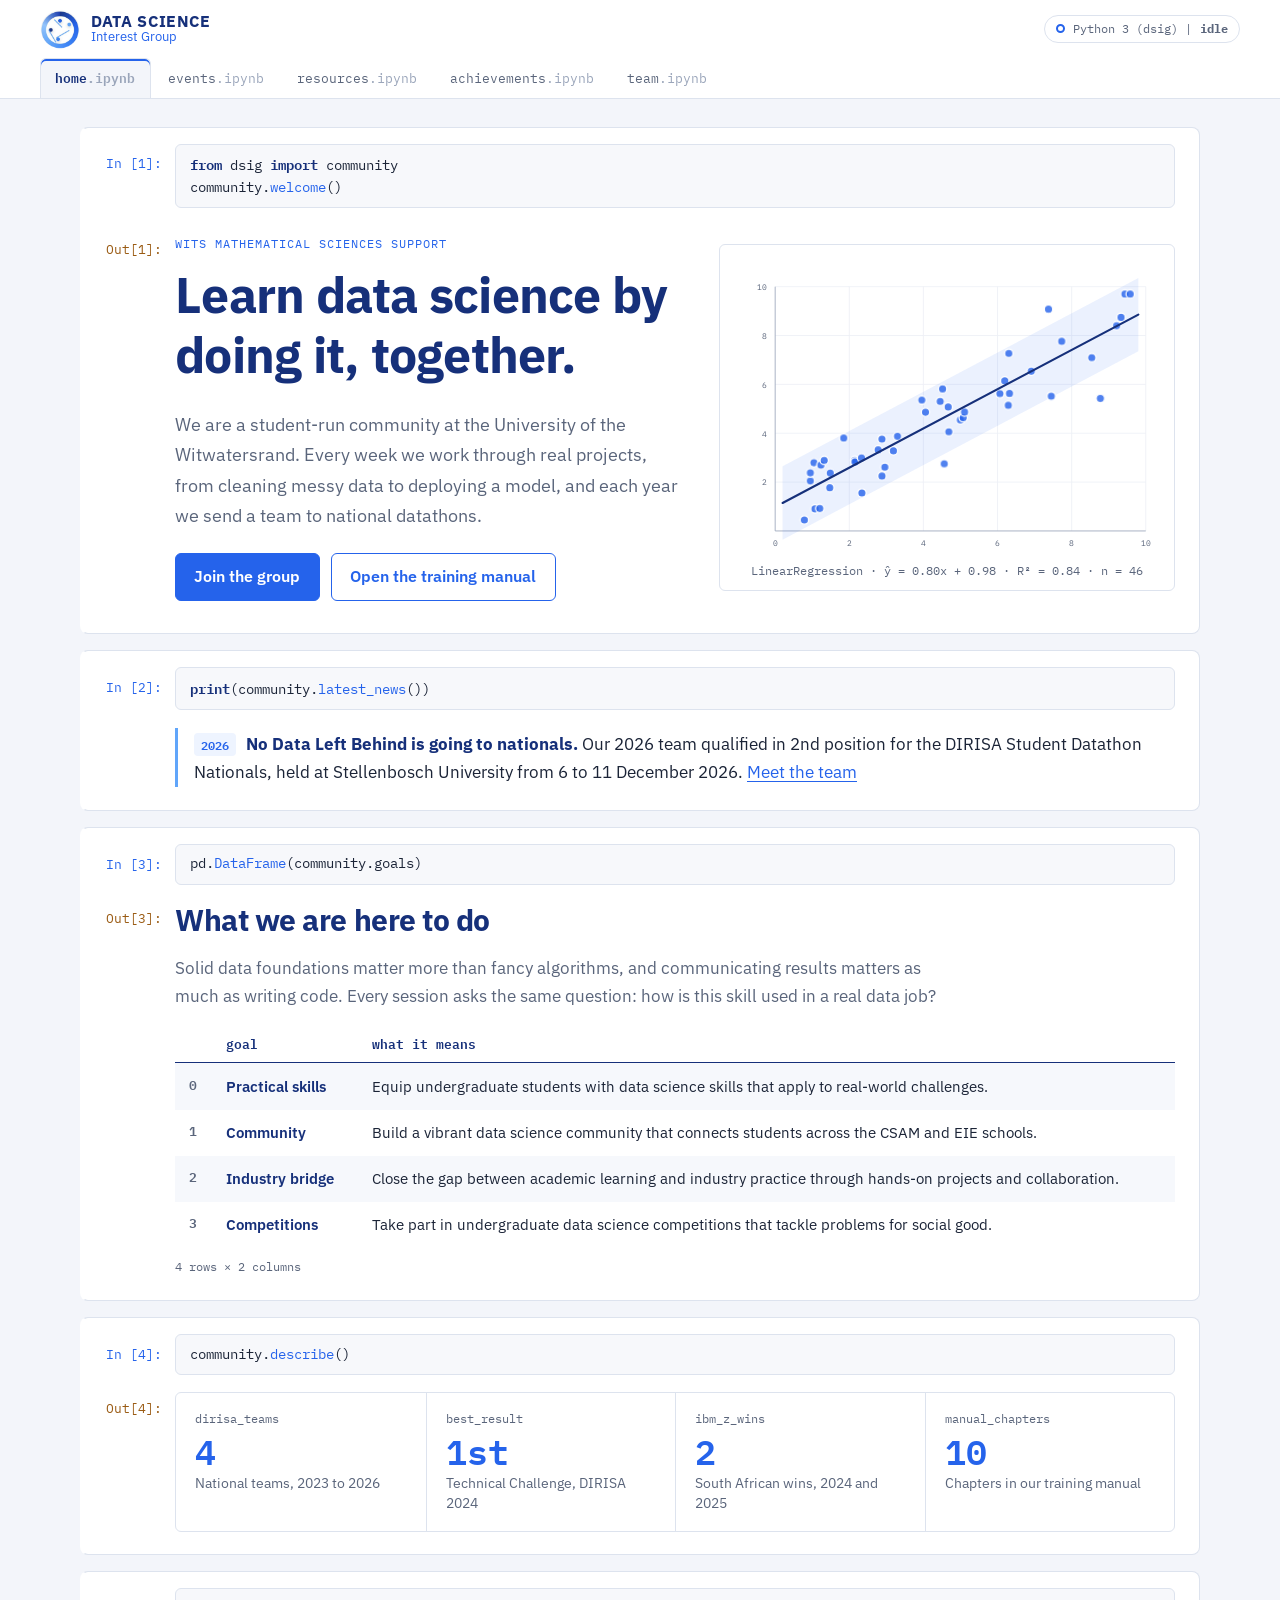
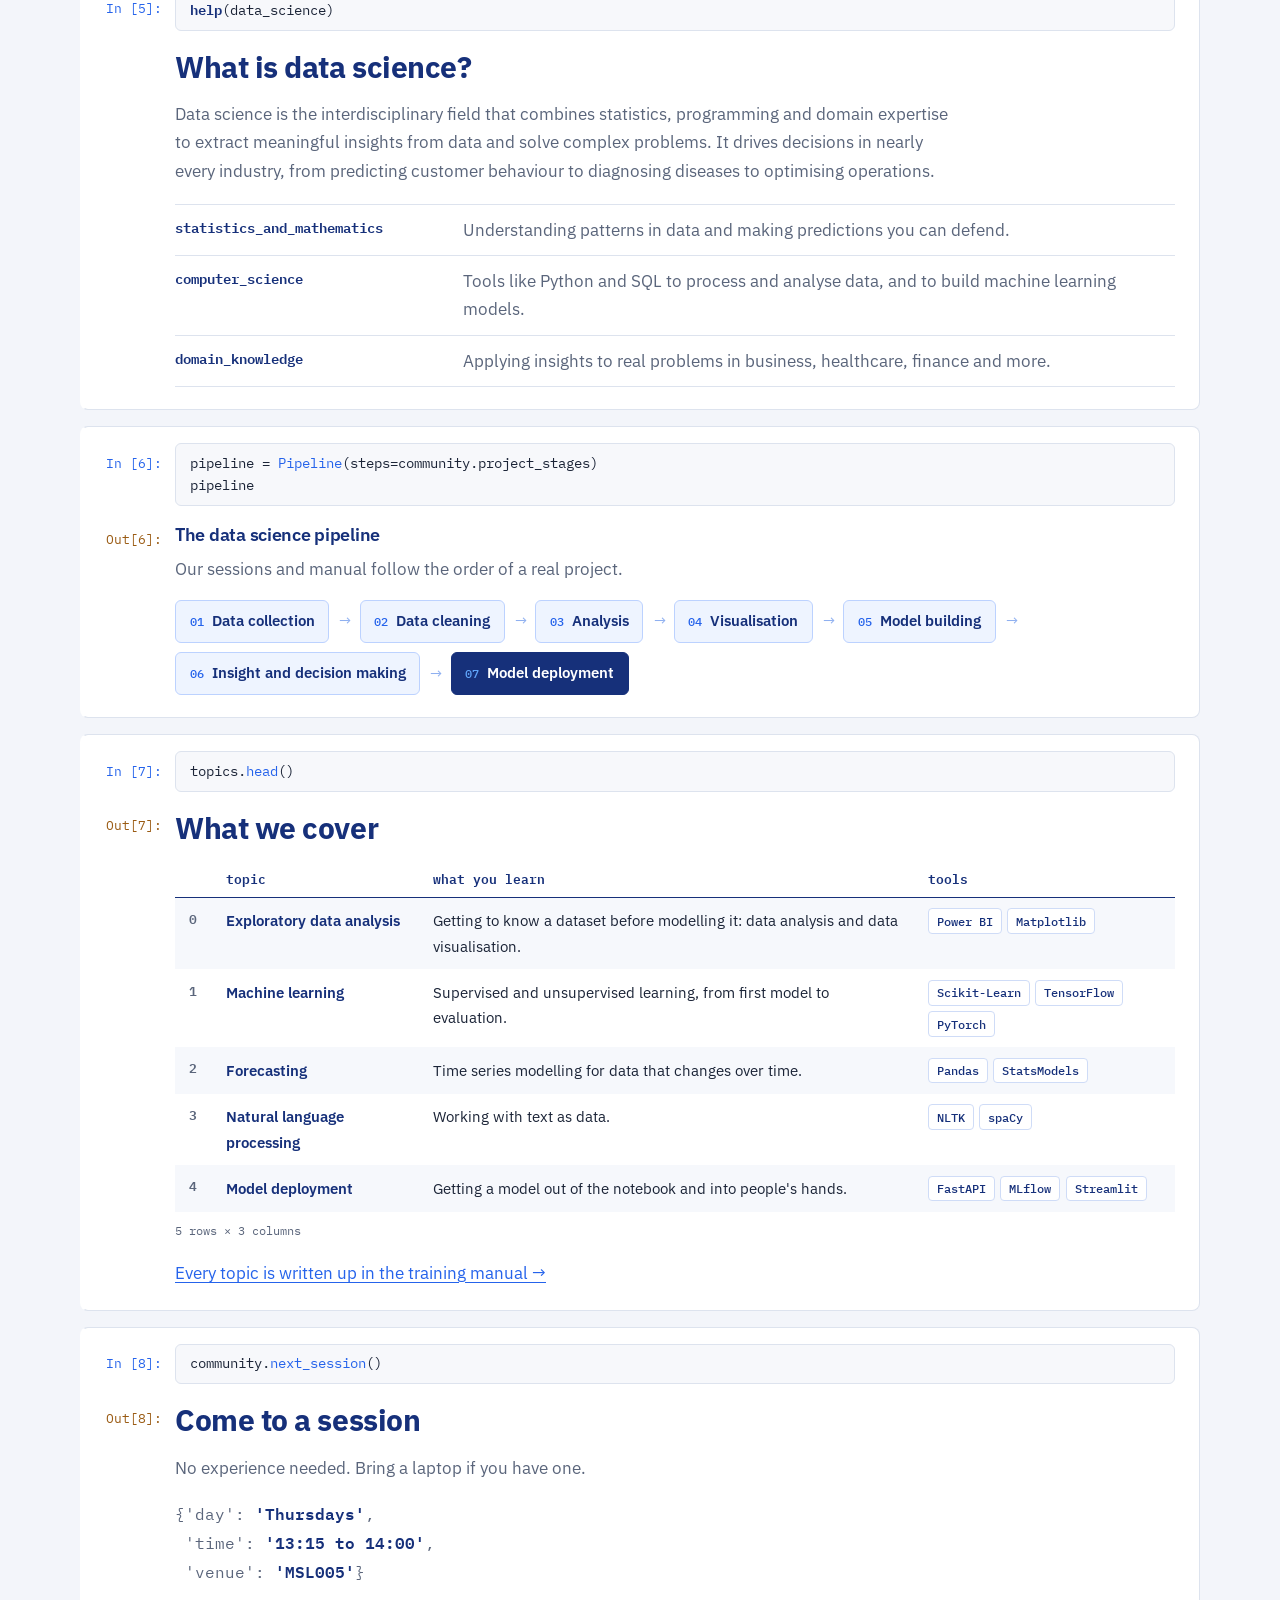
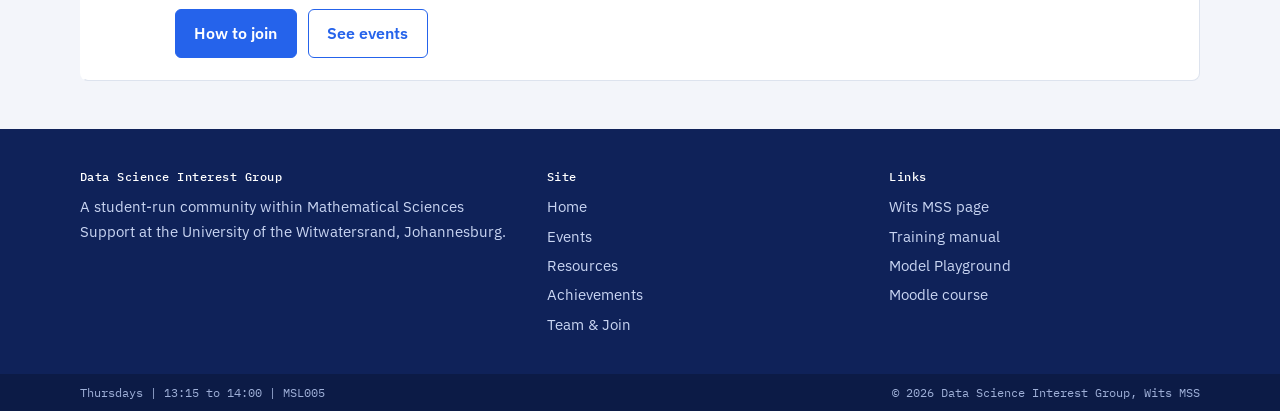
<file: index.html>
<!DOCTYPE html>
<html lang="en">
<head>
  <meta charset="utf-8">
  <meta name="viewport" content="width=device-width, initial-scale=1">
  <title>Data Science Interest Group | Wits Mathematical Sciences Support</title>
  <meta name="description" content="A student-run data science community at the University of the Witwatersrand. Weekly hands-on sessions, a training manual, and national datathon teams.">
  <link rel="icon" href="assets/img/favicon.png">
  <link rel="preconnect" href="https://fonts.googleapis.com">
  <link rel="preconnect" href="https://fonts.gstatic.com" crossorigin>
  <link href="https://fonts.googleapis.com/css2?family=IBM+Plex+Mono:wght@400;500;600&family=IBM+Plex+Sans:wght@400;500;600;700&display=swap" rel="stylesheet">
  <link rel="stylesheet" href="css/style.css">
</head>
<body>
<a class="skip" href="#main">Skip to content</a>
<header class="chrome" id="site-header"></header>

<!-- HOW THIS PAGE IS BUILT
     The page is styled as a Jupyter notebook. Each <section class="cell"> has a decorative line of code (cell-in)
     and the real content underneath (cell-out > output). To change wording, edit the text inside "output".
     The code lines are only decoration and can be left alone. -->
<main id="main" class="notebook">

  <section class="cell cell-hero">
    <div class="cell-in" aria-hidden="true">
      <span class="prompt in-p" data-n="1">In [1]:</span>
      <pre class="code"><code><span class="tk">from</span> dsig <span class="tk">import</span> community
community.<span class="tf">welcome</span>()</code></pre>
    </div>
    <div class="cell-out">
      <span class="prompt out-p" aria-hidden="true">Out[1]:</span>
      <div class="output">
        <div class="hero">
          <div>
            <p class="kicker">Wits Mathematical Sciences Support</p>
            <h1>Learn data science by doing it, together.</h1>
            <p class="lead">We are a student-run community at the University of the Witwatersrand. Every week we work through real projects, from cleaning messy data to deploying a model, and each year we send a team to national datathons.</p>
            <div class="btn-row">
              <a class="btn" href="team#join">Join the group</a>
              <a class="btn ghost" href="resources">Open the training manual</a>
            </div>
          </div>
          <figure class="fig" aria-hidden="true">
            <svg viewBox="0 0 520 360" role="presentation">
              <g class="viz-grid"><line x1="56" x2="496" y1="272" y2="272"/><line x1="56" x2="496" y1="214" y2="214"/><line x1="56" x2="496" y1="156" y2="156"/><line x1="56" x2="496" y1="98" y2="98"/><line x1="56" x2="496" y1="40" y2="40"/><line y1="330" y2="40" x1="144" x2="144"/><line y1="330" y2="40" x1="232" x2="232"/><line y1="330" y2="40" x1="320" x2="320"/><line y1="330" y2="40" x1="408" x2="408"/><line y1="330" y2="40" x1="496" x2="496"/></g>
              <g class="viz-axis"><path d="M56 40V330H496"/><text x="56" y="348" text-anchor="middle">0</text><text x="144" y="348" text-anchor="middle">2</text><text x="232" y="348" text-anchor="middle">4</text><text x="320" y="348" text-anchor="middle">6</text><text x="408" y="348" text-anchor="middle">8</text><text x="496" y="348" text-anchor="middle">10</text><text x="46" y="276" text-anchor="end">2</text><text x="46" y="218" text-anchor="end">4</text><text x="46" y="160" text-anchor="end">6</text><text x="46" y="102" text-anchor="end">8</text><text x="46" y="44" text-anchor="end">10</text></g>
              <path class="viz-band" d="M64.8 253.3 L487.2 29.6 L487.2 116.6 L64.8 340.3Z"/>
              <g class="viz-dots"><circle cx="90.6" cy="316.9" r="5" style="animation-delay:0ms"/><circle cx="97.7" cy="270.6" r="5" style="animation-delay:28ms"/><circle cx="97.8" cy="261.0" r="5" style="animation-delay:56ms"/><circle cx="102.0" cy="249.0" r="5" style="animation-delay:84ms"/><circle cx="103.2" cy="303.8" r="5" style="animation-delay:112ms"/><circle cx="108.9" cy="303.3" r="5" style="animation-delay:140ms"/><circle cx="110.3" cy="251.8" r="5" style="animation-delay:168ms"/><circle cx="114.2" cy="246.2" r="5" style="animation-delay:196ms"/><circle cx="120.8" cy="278.7" r="5" style="animation-delay:224ms"/><circle cx="121.4" cy="261.3" r="5" style="animation-delay:252ms"/><circle cx="137.4" cy="219.7" r="5" style="animation-delay:280ms"/><circle cx="150.6" cy="246.2" r="5" style="animation-delay:308ms"/><circle cx="150.8" cy="248.1" r="5" style="animation-delay:336ms"/><circle cx="158.5" cy="243.3" r="5" style="animation-delay:364ms"/><circle cx="158.9" cy="284.9" r="5" style="animation-delay:392ms"/><circle cx="178.2" cy="233.7" r="5" style="animation-delay:420ms"/><circle cx="182.8" cy="264.8" r="5" style="animation-delay:448ms"/><circle cx="182.8" cy="220.9" r="5" style="animation-delay:476ms"/><circle cx="186.2" cy="254.2" r="5" style="animation-delay:504ms"/><circle cx="196.4" cy="234.8" r="5" style="animation-delay:532ms"/><circle cx="201.2" cy="217.6" r="5" style="animation-delay:560ms"/><circle cx="230.1" cy="174.5" r="5" style="animation-delay:588ms"/><circle cx="234.5" cy="189.0" r="5" style="animation-delay:616ms"/><circle cx="251.9" cy="176.2" r="5" style="animation-delay:644ms"/><circle cx="254.7" cy="161.4" r="5" style="animation-delay:672ms"/><circle cx="256.7" cy="250.2" r="5" style="animation-delay:700ms"/><circle cx="261.4" cy="182.8" r="5" style="animation-delay:728ms"/><circle cx="262.1" cy="212.2" r="5" style="animation-delay:756ms"/><circle cx="275.9" cy="198.1" r="5" style="animation-delay:784ms"/><circle cx="279.2" cy="195.5" r="5" style="animation-delay:812ms"/><circle cx="280.8" cy="188.8" r="5" style="animation-delay:840ms"/><circle cx="322.8" cy="166.9" r="5" style="animation-delay:868ms"/><circle cx="328.6" cy="151.8" r="5" style="animation-delay:896ms"/><circle cx="332.8" cy="180.8" r="5" style="animation-delay:924ms"/><circle cx="333.4" cy="119.2" r="5" style="animation-delay:952ms"/><circle cx="334.2" cy="166.7" r="5" style="animation-delay:980ms"/><circle cx="360.1" cy="140.3" r="5" style="animation-delay:1008ms"/><circle cx="380.5" cy="66.7" r="5" style="animation-delay:1036ms"/><circle cx="383.8" cy="169.9" r="5" style="animation-delay:1064ms"/><circle cx="396.2" cy="104.8" r="5" style="animation-delay:1092ms"/><circle cx="431.8" cy="124.2" r="5" style="animation-delay:1120ms"/><circle cx="442.1" cy="172.6" r="5" style="animation-delay:1148ms"/><circle cx="461.4" cy="86.3" r="5" style="animation-delay:1176ms"/><circle cx="466.6" cy="76.4" r="5" style="animation-delay:1204ms"/><circle cx="471.2" cy="48.7" r="5" style="animation-delay:1232ms"/><circle cx="477.5" cy="48.7" r="5" style="animation-delay:1260ms"/></g>
              <path class="viz-line" d="M64.8 296.8 L487.2 73.1" pathLength="1"/>
            </svg>
            <figcaption>LinearRegression &middot; y&#770; = 0.80x + 0.98 &middot; R&sup2; = 0.84 &middot; n = 46</figcaption>
          </figure>
        </div>
      </div>
    </div>
  </section>
  <section class="cell ">
    <div class="cell-in" aria-hidden="true">
      <span class="prompt in-p" data-n="2">In [2]:</span>
      <pre class="code"><code><span class="tk">print</span>(community.<span class="tf">latest_news</span>())</code></pre>
    </div>
    <div class="cell-out">
      <span class="prompt" aria-hidden="true"></span>
      <div class="output">
        <!-- LATEST NEWS: edit or delete this cell when the news is out of date -->
        <p class="stream"><span class="tag">2026</span> <strong>No Data Left Behind is going to nationals.</strong> Our 2026 team qualified in 2nd position for the DIRISA Student Datathon Nationals, held at Stellenbosch University from 6 to 11 December 2026. <a href="achievements">Meet the team</a></p>
      </div>
    </div>
  </section>
  <section class="cell ">
    <div class="cell-in" aria-hidden="true">
      <span class="prompt in-p" data-n="3">In [3]:</span>
      <pre class="code"><code>pd.<span class="tf">DataFrame</span>(community.goals)</code></pre>
    </div>
    <div class="cell-out">
      <span class="prompt out-p" aria-hidden="true">Out[3]:</span>
      <div class="output">
        <h2>What we are here to do</h2>
        <p class="intro">Solid data foundations matter more than fancy algorithms, and communicating results matters as much as writing code. Every session asks the same question: how is this skill used in a real data job?</p>
        <div class="df-wrap"><table class="df ">
          <thead><tr><th></th><th scope="col">goal</th><th scope="col">what it means</th></tr></thead>
          <tbody>
          <tr><th scope="row">0</th><td data-label="goal"><strong>Practical skills</strong></td><td data-label="what it means">Equip undergraduate students with data science skills that apply to real-world challenges.</td></tr>
          <tr><th scope="row">1</th><td data-label="goal"><strong>Community</strong></td><td data-label="what it means">Build a vibrant data science community that connects students across the CSAM and EIE schools.</td></tr>
          <tr><th scope="row">2</th><td data-label="goal"><strong>Industry bridge</strong></td><td data-label="what it means">Close the gap between academic learning and industry practice through hands-on projects and collaboration.</td></tr>
          <tr><th scope="row">3</th><td data-label="goal"><strong>Competitions</strong></td><td data-label="what it means">Take part in undergraduate data science competitions that tackle problems for social good.</td></tr>
          </tbody>
        </table></div>
        <p class="df-shape">4 rows &times; 2 columns</p>
      </div>
    </div>
  </section>
  <section class="cell ">
    <div class="cell-in" aria-hidden="true">
      <span class="prompt in-p" data-n="4">In [4]:</span>
      <pre class="code"><code>community.<span class="tf">describe</span>()</code></pre>
    </div>
    <div class="cell-out">
      <span class="prompt out-p" aria-hidden="true">Out[4]:</span>
      <div class="output">
        <div class="stats">
          <div class="stat"><small>dirisa_teams</small><b>4</b><span>National teams, 2023 to 2026</span></div>
          <div class="stat"><small>best_result</small><b>1st</b><span>Technical Challenge, DIRISA 2024</span></div>
          <div class="stat"><small>ibm_z_wins</small><b>2</b><span>South African wins, 2024 and 2025</span></div>
          <div class="stat"><small>manual_chapters</small><b>10</b><span>Chapters in our training manual</span></div>
        </div>
      </div>
    </div>
  </section>
  <section class="cell ">
    <div class="cell-in" aria-hidden="true">
      <span class="prompt in-p" data-n="5">In [5]:</span>
      <pre class="code"><code><span class="tk">help</span>(data_science)</code></pre>
    </div>
    <div class="cell-out">
      <span class="prompt" aria-hidden="true"></span>
      <div class="output">
        <h2>What is data science?</h2>
        <p class="intro">Data science is the interdisciplinary field that combines statistics, programming and domain expertise to extract meaningful insights from data and solve complex problems. It drives decisions in nearly every industry, from predicting customer behaviour to diagnosing diseases to optimising operations.</p>
        <dl class="params">
          <div><dt>statistics_and_mathematics</dt><dd>Understanding patterns in data and making predictions you can defend.</dd></div>
          <div><dt>computer_science</dt><dd>Tools like Python and SQL to process and analyse data, and to build machine learning models.</dd></div>
          <div><dt>domain_knowledge</dt><dd>Applying insights to real problems in business, healthcare, finance and more.</dd></div>
        </dl>
      </div>
    </div>
  </section>
  <section class="cell ">
    <div class="cell-in" aria-hidden="true">
      <span class="prompt in-p" data-n="6">In [6]:</span>
      <pre class="code"><code>pipeline = <span class="tf">Pipeline</span>(steps=community.project_stages)
pipeline</code></pre>
    </div>
    <div class="cell-out">
      <span class="prompt out-p" aria-hidden="true">Out[6]:</span>
      <div class="output">
        <h3>The data science pipeline</h3>
        <p class="intro">Our sessions and manual follow the order of a real project.</p>
        <ol class="pipeline">
          <li>Data collection</li><li>Data cleaning</li><li>Analysis</li><li>Visualisation</li><li>Model building</li><li>Insight and decision making</li><li>Model deployment</li>
        </ol>
      </div>
    </div>
  </section>
  <section class="cell ">
    <div class="cell-in" aria-hidden="true">
      <span class="prompt in-p" data-n="7">In [7]:</span>
      <pre class="code"><code>topics.<span class="tf">head</span>()</code></pre>
    </div>
    <div class="cell-out">
      <span class="prompt out-p" aria-hidden="true">Out[7]:</span>
      <div class="output">
        <h2>What we cover</h2>
        <div class="df-wrap"><table class="df ">
          <thead><tr><th></th><th scope="col">topic</th><th scope="col">what you learn</th><th scope="col">tools</th></tr></thead>
          <tbody>
          <tr><th scope="row">0</th><td data-label="topic"><strong>Exploratory data analysis</strong></td><td data-label="what you learn">Getting to know a dataset before modelling it: data analysis and data visualisation.</td><td data-label="tools"><ul class="chips"><li>Power BI</li><li>Matplotlib</li></ul></td></tr>
          <tr><th scope="row">1</th><td data-label="topic"><strong>Machine learning</strong></td><td data-label="what you learn">Supervised and unsupervised learning, from first model to evaluation.</td><td data-label="tools"><ul class="chips"><li>Scikit-Learn</li><li>TensorFlow</li><li>PyTorch</li></ul></td></tr>
          <tr><th scope="row">2</th><td data-label="topic"><strong>Forecasting</strong></td><td data-label="what you learn">Time series modelling for data that changes over time.</td><td data-label="tools"><ul class="chips"><li>Pandas</li><li>StatsModels</li></ul></td></tr>
          <tr><th scope="row">3</th><td data-label="topic"><strong>Natural language processing</strong></td><td data-label="what you learn">Working with text as data.</td><td data-label="tools"><ul class="chips"><li>NLTK</li><li>spaCy</li></ul></td></tr>
          <tr><th scope="row">4</th><td data-label="topic"><strong>Model deployment</strong></td><td data-label="what you learn">Getting a model out of the notebook and into people's hands.</td><td data-label="tools"><ul class="chips"><li>FastAPI</li><li>MLflow</li><li>Streamlit</li></ul></td></tr>
          </tbody>
        </table></div>
        <p class="df-shape">5 rows &times; 3 columns</p>
        <p class="after"><a href="resources">Every topic is written up in the training manual &rarr;</a></p>
      </div>
    </div>
  </section>
  <section class="cell ">
    <div class="cell-in" aria-hidden="true">
      <span class="prompt in-p" data-n="8">In [8]:</span>
      <pre class="code"><code>community.<span class="tf">next_session</span>()</code></pre>
    </div>
    <div class="cell-out">
      <span class="prompt out-p" aria-hidden="true">Out[8]:</span>
      <div class="output">
        <h2>Come to a session</h2>
        <p class="intro">No experience needed. Bring a laptop if you have one.</p>
        <pre class="repr">{<span class="ts">'day'</span>: <span class="ts val">'Thursdays'</span>,
 <span class="ts">'time'</span>: <span class="ts val">'13:15 to 14:00'</span>,
 <span class="ts">'venue'</span>: <span class="ts val">'MSL005'</span>}</pre>
        <div class="btn-row">
          <a class="btn" href="team#join">How to join</a>
          <a class="btn ghost" href="events">See events</a>
        </div>
      </div>
    </div>
  </section>

</main>

<footer class="site-footer" id="site-footer"></footer>
<script src="js/main.js"></script>
</body>
</html>
</file>
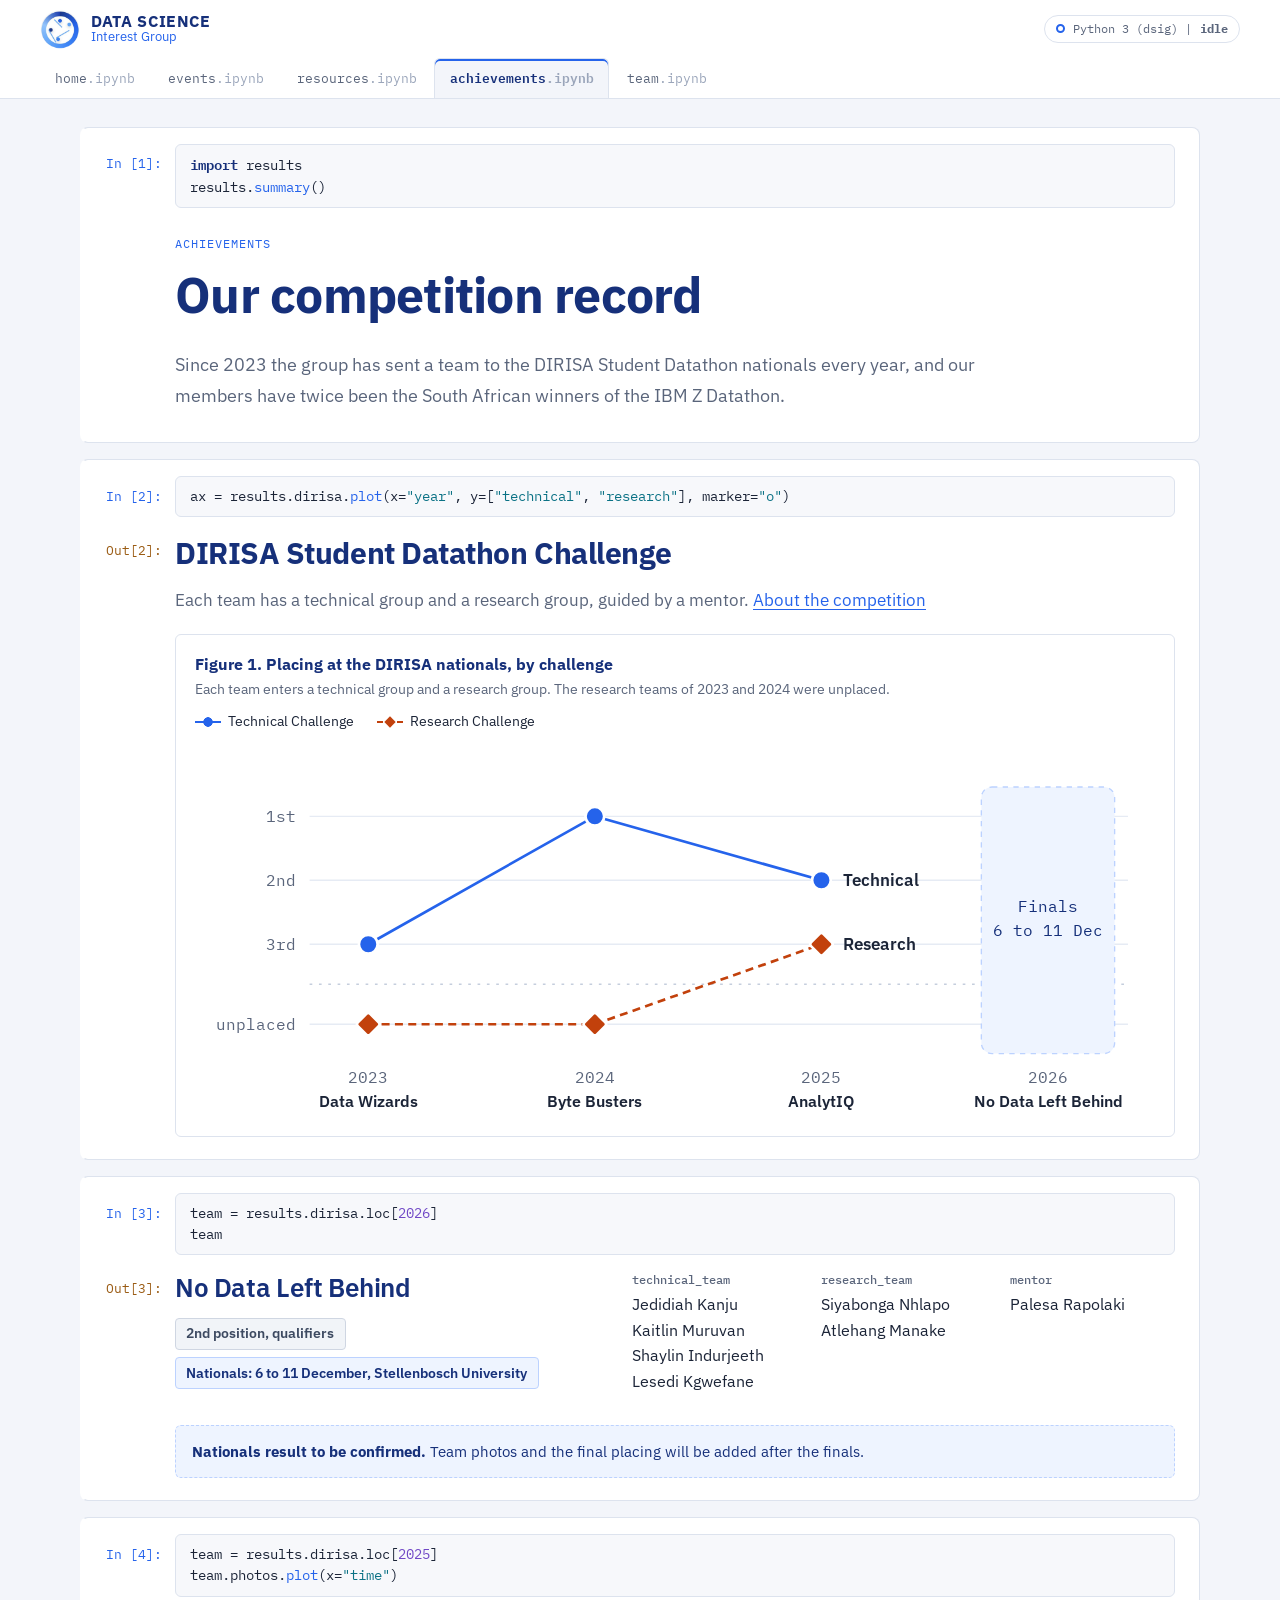
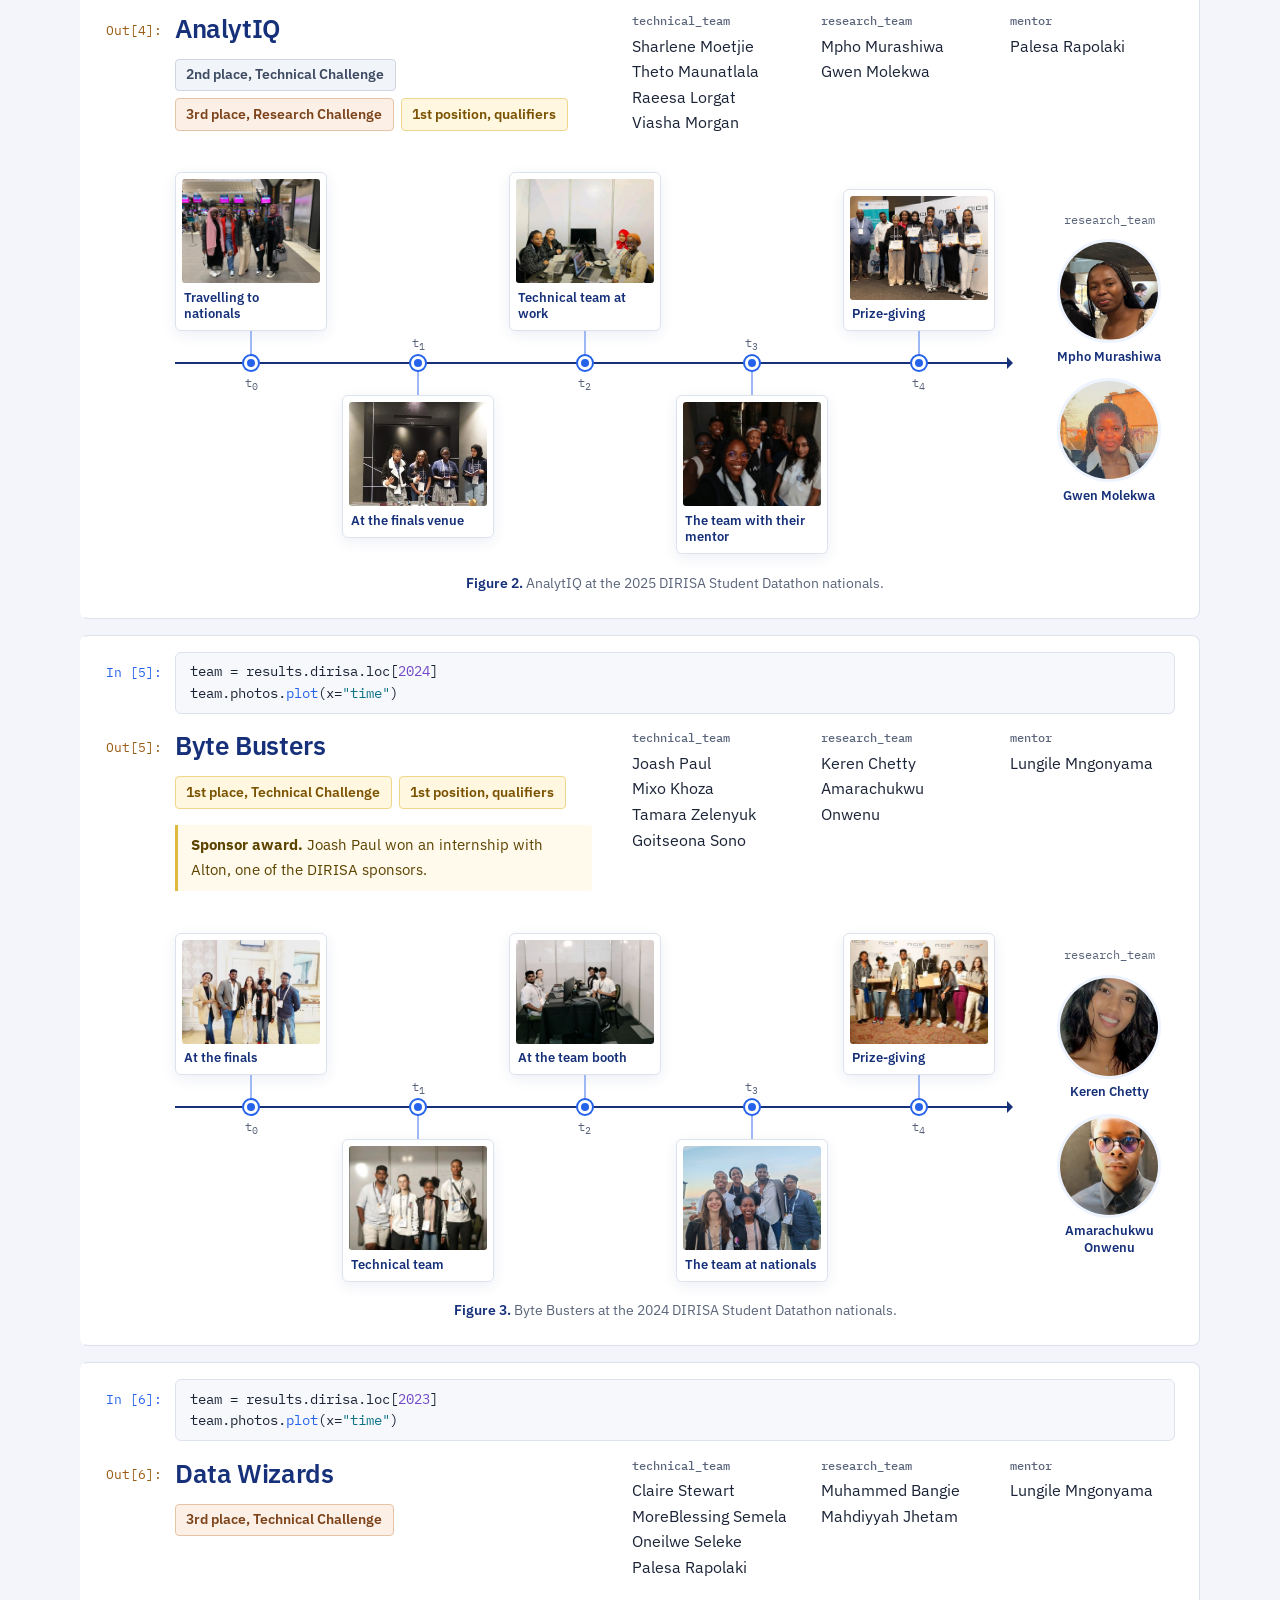
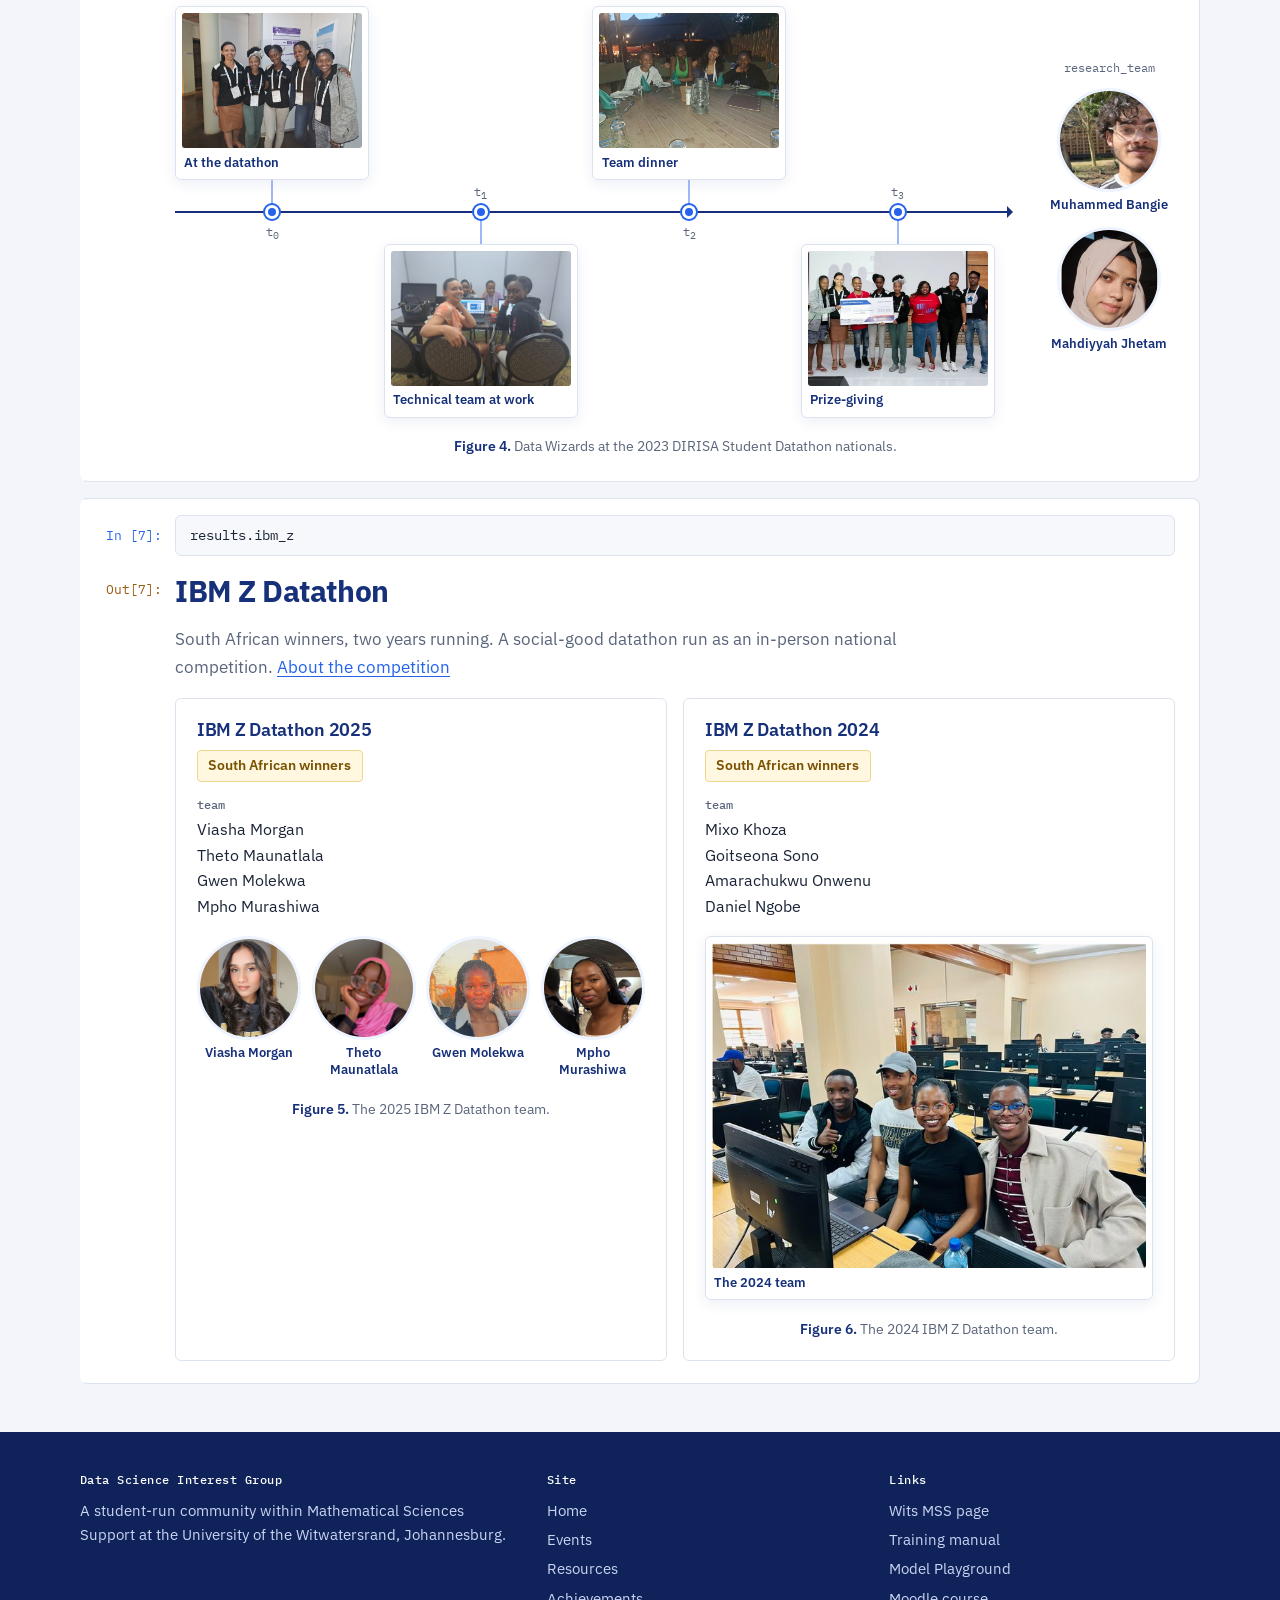
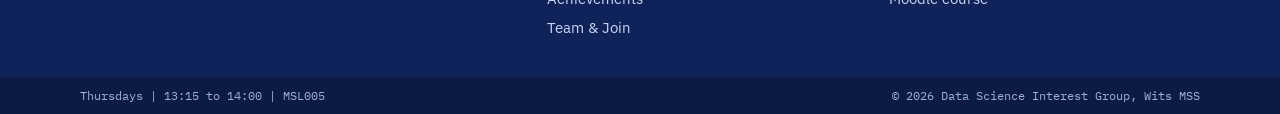
<file: achievements.html>
<!DOCTYPE html>
<html lang="en">
<head>
  <meta charset="utf-8">
  <meta name="viewport" content="width=device-width, initial-scale=1">
  <title>Achievements | Data Science Interest Group</title>
  <meta name="description" content="Competition results of the Wits Data Science Interest Group at the DIRISA Student Datathon and the IBM Z Datathon.">
  <link rel="icon" href="assets/img/favicon.png">
  <link rel="preconnect" href="https://fonts.googleapis.com">
  <link rel="preconnect" href="https://fonts.gstatic.com" crossorigin>
  <link href="https://fonts.googleapis.com/css2?family=IBM+Plex+Mono:wght@400;500;600&family=IBM+Plex+Sans:wght@400;500;600;700&display=swap" rel="stylesheet">
  <link rel="stylesheet" href="css/style.css">
</head>
<body>
<a class="skip" href="#main">Skip to content</a>
<header class="chrome" id="site-header"></header>

<!-- HOW THIS PAGE IS BUILT
     The page is styled as a Jupyter notebook. Each <section class="cell"> has a decorative line of code (cell-in)
     and the real content underneath (cell-out > output). To change wording, edit the text inside "output".
     The code lines are only decoration and can be left alone. -->
<main id="main" class="notebook">

  <section class="cell cell-title">
    <div class="cell-in" aria-hidden="true">
      <span class="prompt in-p" data-n="1">In [1]:</span>
      <pre class="code"><code><span class="tk">import</span> results
results.<span class="tf">summary</span>()</code></pre>
    </div>
    <div class="cell-out">
      <span class="prompt" aria-hidden="true"></span>
      <div class="output">
        <p class="kicker">Achievements</p>
        <h1>Our competition record</h1>
        <p class="lead">Since 2023 the group has sent a team to the DIRISA Student Datathon nationals every year, and our members have twice been the South African winners of the IBM Z Datathon.</p>
      </div>
    </div>
  </section>
  <section class="cell ">
    <div class="cell-in" aria-hidden="true">
      <span class="prompt in-p" data-n="2">In [2]:</span>
      <pre class="code"><code>ax = results.dirisa.<span class="tf">plot</span>(x=<span class="ts">"year"</span>, y=[<span class="ts">"technical"</span>, <span class="ts">"research"</span>], marker=<span class="ts">"o"</span>)</code></pre>
    </div>
    <div class="cell-out">
      <span class="prompt out-p" aria-hidden="true">Out[2]:</span>
      <div class="output">
        <h2>DIRISA Student Datathon Challenge</h2>
        <p class="intro">Each team has a technical group and a research group, guided by a mentor. <a href="https://sdc.dirisa.ac.za">About the competition</a></p>
        <!-- RESULTS CHART: after the 2026 finals, delete the "Finals" band and add a point to each line.
             Points sit at x = 640 for 2026; y is 58 for 1st, 106 for 2nd, 154 for 3rd and 214 for unplaced.
             Extend each <path class="c-line"> by adding " L640 <y>" to the end of its d="..." value,
             and copy a <g class="pt tech"> (circle) or <g class="pt rsch"> (diamond) group for the marker. -->
        <figure class="fig chart">
          <figcaption class="top"><strong>Figure 1. Placing at the DIRISA nationals, by challenge</strong> Each team enters a technical group and a research group. The research teams of 2023 and 2024 were unplaced.
            <span class="legend"><span><i class="k tech"></i>Technical Challenge</span><span><i class="k rsch"></i>Research Challenge</span></span></figcaption>
          <div class="chart-scroll">
            <svg viewBox="0 0 720 290" role="img" aria-label="Placing by year. Technical Challenge: 3rd in 2023, 1st in 2024, 2nd in 2025. Research Challenge: unplaced in 2023 and 2024, 3rd in 2025. The 2026 finals take place from 6 to 11 December.">
              <g class="c-grid"><line x1="86" x2="700" y1="58" y2="58"/><text x="76" y="62" text-anchor="end">1st</text><line x1="86" x2="700" y1="106" y2="106"/><text x="76" y="110" text-anchor="end">2nd</text><line x1="86" x2="700" y1="154" y2="154"/><text x="76" y="158" text-anchor="end">3rd</text><line x1="86" x2="700" y1="214" y2="214"/><text x="76" y="218" text-anchor="end">unplaced</text></g>
              <line class="c-break" x1="86" x2="700" y1="184" y2="184"/>
              <rect class="c-band" x="590" y="36" width="100" height="200" rx="8"/>
              <text class="c-note" x="640" y="130" text-anchor="middle">Finals</text>
              <text class="c-note" x="640" y="148" text-anchor="middle">6 to 11 Dec</text>
              <path class="c-line rsch" d="M130 214 L300 214 L470 154"/>
              <g class="pt rsch"><title>2023, Data Wizards: unplaced in the Research Challenge</title><circle cx="130" cy="214" r="18" fill="transparent"/><rect class="dot" x="123.5" y="207.5" width="13" height="13" rx="2" transform="rotate(45 130 214)"/></g>
              <g class="pt rsch"><title>2024, Byte Busters: unplaced in the Research Challenge</title><circle cx="300" cy="214" r="18" fill="transparent"/><rect class="dot" x="293.5" y="207.5" width="13" height="13" rx="2" transform="rotate(45 300 214)"/></g>
              <g class="pt rsch"><title>2025, AnalytIQ: 3rd place in the Research Challenge</title><circle cx="470" cy="154" r="18" fill="transparent"/><rect class="dot" x="463.5" y="147.5" width="13" height="13" rx="2" transform="rotate(45 470 154)"/></g>
              <text class="lab" x="486" y="158">Research</text>
              <path class="c-line tech" d="M130 154 L300 58 L470 106"/>
              <g class="pt tech"><title>2023, Data Wizards: 3rd place in the Technical Challenge</title><circle cx="130" cy="154" r="18" fill="transparent"/><circle class="dot" cx="130" cy="154" r="7"/></g>
              <g class="pt tech"><title>2024, Byte Busters: 1st place in the Technical Challenge</title><circle cx="300" cy="58" r="18" fill="transparent"/><circle class="dot" cx="300" cy="58" r="7"/></g>
              <g class="pt tech"><title>2025, AnalytIQ: 2nd place in the Technical Challenge</title><circle cx="470" cy="106" r="18" fill="transparent"/><circle class="dot" cx="470" cy="106" r="7"/></g>
              <text class="lab" x="486" y="110">Technical</text>
              <g class="c-years"><text class="yr" x="130" y="258" text-anchor="middle">2023</text><text class="tm" x="130" y="276" text-anchor="middle">Data Wizards</text><text class="yr" x="300" y="258" text-anchor="middle">2024</text><text class="tm" x="300" y="276" text-anchor="middle">Byte Busters</text><text class="yr" x="470" y="258" text-anchor="middle">2025</text><text class="tm" x="470" y="276" text-anchor="middle">AnalytIQ</text><text class="yr" x="640" y="258" text-anchor="middle">2026</text><text class="tm" x="640" y="276" text-anchor="middle">No Data Left Behind</text></g>
            </svg>
          </div>
        </figure>
      </div>
    </div>
  </section>
  <section class="cell ">
    <div class="cell-in" aria-hidden="true">
      <span class="prompt in-p" data-n="3">In [3]:</span>
      <pre class="code"><code>team = results.dirisa.loc[<span class="tn">2026</span>]
team</code></pre>
    </div>
    <div class="cell-out">
      <span class="prompt out-p" aria-hidden="true">Out[3]:</span>
      <div class="output">
        <!-- PHOTOS: each team's photos are points on a timeline, in the order they happened.
             Every photo is one <a class="shot tp up"> or <a class="shot tp dn"> line ("up" sits above the line, "dn" below; alternate them).
             To add a photo, copy a line, change the two file names, the alt text and the caption, renumber t0, t1, t2 ...
             and update --n on the <div class="tline"> to the new number of photos. To reorder, move the lines.
             Round portraits at the side are <a class="shot pp"> lines. Clicking any photo opens it full size. -->
        <div class="result-top">
          <div>
            <h3>No Data Left Behind</h3>
            <ul class="badges"><li class="second">2nd position, qualifiers</li><li class="pending">Nationals: 6 to 11 December, Stellenbosch University</li></ul>
          </div>
          <div class="roster">
            <div><h4>technical_team</h4><ul><li>Jedidiah Kanju</li><li>Kaitlin Muruvan</li><li>Shaylin Indurjeeth</li><li>Lesedi Kgwefane</li></ul></div>
            <div><h4>research_team</h4><ul><li>Siyabonga Nhlapo</li><li>Atlehang Manake</li></ul></div>
            <div><h4>mentor</h4><ul><li>Palesa Rapolaki</li></ul></div>
          </div>
        </div>
        <!-- Replace this note with a <figure class="tfig"> timeline (copy one from a team below) after the finals -->
        <p class="gallery-note"><strong>Nationals result to be confirmed.</strong> Team photos and the final placing will be added after the finals.</p>
      </div>
    </div>
  </section>
  <section class="cell ">
    <div class="cell-in" aria-hidden="true">
      <span class="prompt in-p" data-n="4">In [4]:</span>
      <pre class="code"><code>team = results.dirisa.loc[<span class="tn">2025</span>]
team.photos.<span class="tf">plot</span>(x=<span class="ts">"time"</span>)</code></pre>
    </div>
    <div class="cell-out">
      <span class="prompt out-p" aria-hidden="true">Out[4]:</span>
      <div class="output">
        <div class="result-top">
          <div>
            <h3>AnalytIQ</h3>
            <ul class="badges"><li class="second">2nd place, Technical Challenge</li><li class="third">3rd place, Research Challenge</li><li class="first">1st position, qualifiers</li></ul>
          </div>
          <div class="roster">
            <div><h4>technical_team</h4><ul><li>Sharlene Moetjie</li><li>Theto Maunatlala</li><li>Raeesa Lorgat</li><li>Viasha Morgan</li></ul></div>
            <div><h4>research_team</h4><ul><li>Mpho Murashiwa</li><li>Gwen Molekwa</li></ul></div>
            <div><h4>mentor</h4><ul><li>Palesa Rapolaki</li></ul></div>
          </div>
        </div>
        <figure class="tfig" data-gallery>
          <div class="timeline">
            <div class="tline" style="--n:5">
              <a class="shot tp up" href="assets/img/analytiq-2025-c.jpg"><span class="card"><img src="assets/img/analytiq-2025-c.jpg" alt="AnalytIQ team at the airport on the way to nationals" loading="lazy" style="object-position:50% 45%"><span class="cap">Travelling to nationals</span></span><span class="tick">t<sub>0</sub></span></a>
              <a class="shot tp dn" href="assets/img/analytiq-2025-a.jpg"><span class="card"><img src="assets/img/analytiq-2025-a.jpg" alt="Four AnalytIQ members standing together at the venue" loading="lazy" style="object-position:50% 40%"><span class="cap">At the finals venue</span></span><span class="tick">t<sub>1</sub></span></a>
              <a class="shot tp up" href="assets/img/analytiq-team.jpg"><span class="card"><img src="assets/img/analytiq-team.jpg" alt="AnalytIQ technical team working at their table" loading="lazy" style="object-position:50% 90%"><span class="cap">Technical team at work</span></span><span class="tick">t<sub>2</sub></span></a>
              <a class="shot tp dn" href="assets/img/analytiq-2025-b.jpg"><span class="card"><img src="assets/img/analytiq-2025-b.jpg" alt="AnalytIQ team group selfie" loading="lazy" style="object-position:50% 35%"><span class="cap">The team with their mentor</span></span><span class="tick">t<sub>3</sub></span></a>
              <a class="shot tp up" href="assets/img/dirisa-2025-podium.jpg"><span class="card"><img src="assets/img/dirisa-2025-podium.jpg" alt="AnalytIQ team members holding certificates at the 2025 DIRISA prize-giving" loading="lazy" style="object-position:50% 35%"><span class="cap">Prize-giving</span></span><span class="tick">t<sub>4</sub></span></a>
            </div>
            <div class="tside"><small>research_team</small>
              <a class="shot pp" href="assets/img/portrait-2025-mpho.jpg"><img src="assets/img/portrait-2025-mpho.jpg" alt="Mpho Murashiwa" loading="lazy" style="object-position:50% 25%"><span class="cap">Mpho Murashiwa</span></a>
              <a class="shot pp" href="assets/img/portrait-2025-gwen.jpg"><img src="assets/img/portrait-2025-gwen.jpg" alt="Gwen Molekwa" loading="lazy" style="object-position:50% 30%"><span class="cap">Gwen Molekwa</span></a>
            </div>
          </div>
          <figcaption><b>Figure 2.</b> AnalytIQ at the 2025 DIRISA Student Datathon nationals.</figcaption>
        </figure>
      </div>
    </div>
  </section>
  <section class="cell ">
    <div class="cell-in" aria-hidden="true">
      <span class="prompt in-p" data-n="5">In [5]:</span>
      <pre class="code"><code>team = results.dirisa.loc[<span class="tn">2024</span>]
team.photos.<span class="tf">plot</span>(x=<span class="ts">"time"</span>)</code></pre>
    </div>
    <div class="cell-out">
      <span class="prompt out-p" aria-hidden="true">Out[5]:</span>
      <div class="output">
        <div class="result-top">
          <div>
            <h3>Byte Busters</h3>
            <ul class="badges"><li class="first">1st place, Technical Challenge</li><li class="first">1st position, qualifiers</li></ul>
            <p class="award"><strong>Sponsor award.</strong> Joash Paul won an internship with Alton, one of the DIRISA sponsors.</p>
          </div>
          <div class="roster">
            <div><h4>technical_team</h4><ul><li>Joash Paul</li><li>Mixo Khoza</li><li>Tamara Zelenyuk</li><li>Goitseona Sono</li></ul></div>
            <div><h4>research_team</h4><ul><li>Keren Chetty</li><li>Amarachukwu Onwenu</li></ul></div>
            <div><h4>mentor</h4><ul><li>Lungile Mngonyama</li></ul></div>
          </div>
        </div>
        <figure class="tfig" data-gallery>
          <div class="timeline">
            <div class="tline" style="--n:5">
              <a class="shot tp up" href="assets/img/byte-busters-venue.jpg"><span class="card"><img src="assets/img/byte-busters-venue.jpg" alt="Byte Busters team standing together indoors at the finals" loading="lazy" style="object-position:50% 40%"><span class="cap">At the finals</span></span><span class="tick">t<sub>0</sub></span></a>
              <a class="shot tp dn" href="assets/img/byte-busters-team.jpg"><span class="card"><img src="assets/img/byte-busters-team.jpg" alt="Byte Busters technical team" loading="lazy" style="object-position:50% 15%"><span class="cap">Technical team</span></span><span class="tick">t<sub>1</sub></span></a>
              <a class="shot tp up" href="assets/img/byte-busters-booth.jpg"><span class="card"><img src="assets/img/byte-busters-booth.jpg" alt="Byte Busters working at their booth during the datathon" loading="lazy" style="object-position:50% 72%"><span class="cap">At the team booth</span></span><span class="tick">t<sub>2</sub></span></a>
              <a class="shot tp dn" href="assets/img/byte-busters-outdoors.jpg"><span class="card"><img src="assets/img/byte-busters-outdoors.jpg" alt="Byte Busters team outdoors at sunset" loading="lazy" style="object-position:50% 40%"><span class="cap">The team at nationals</span></span><span class="tick">t<sub>3</sub></span></a>
              <a class="shot tp up" href="assets/img/dirisa-2024-podium.jpg"><span class="card"><img src="assets/img/dirisa-2024-podium.jpg" alt="Byte Busters team with their prizes at the 2024 DIRISA prize-giving" loading="lazy" style="object-position:50% 35%"><span class="cap">Prize-giving</span></span><span class="tick">t<sub>4</sub></span></a>
            </div>
            <div class="tside"><small>research_team</small>
              <a class="shot pp" href="assets/img/portrait-2024-research-a.jpg"><img src="assets/img/portrait-2024-research-a.jpg" alt="Keren Chetty" loading="lazy" style="object-position:50% 30%"><span class="cap">Keren Chetty</span></a>
              <a class="shot pp" href="assets/img/portrait-2024-research-b.jpg"><img src="assets/img/portrait-2024-research-b.jpg" alt="Amarachukwu Onwenu" loading="lazy" style="object-position:50% 25%"><span class="cap">Amarachukwu Onwenu</span></a>
            </div>
          </div>
          <figcaption><b>Figure 3.</b> Byte Busters at the 2024 DIRISA Student Datathon nationals.</figcaption>
        </figure>
      </div>
    </div>
  </section>
  <section class="cell ">
    <div class="cell-in" aria-hidden="true">
      <span class="prompt in-p" data-n="6">In [6]:</span>
      <pre class="code"><code>team = results.dirisa.loc[<span class="tn">2023</span>]
team.photos.<span class="tf">plot</span>(x=<span class="ts">"time"</span>)</code></pre>
    </div>
    <div class="cell-out">
      <span class="prompt out-p" aria-hidden="true">Out[6]:</span>
      <div class="output">
        <div class="result-top">
          <div>
            <h3>Data Wizards</h3>
            <ul class="badges"><li class="third">3rd place, Technical Challenge</li></ul>
          </div>
          <div class="roster">
            <div><h4>technical_team</h4><ul><li>Claire Stewart</li><li>MoreBlessing Semela</li><li>Oneilwe Seleke</li><li>Palesa Rapolaki</li></ul></div>
            <div><h4>research_team</h4><ul><li>Muhammed Bangie</li><li>Mahdiyyah Jhetam</li></ul></div>
            <div><h4>mentor</h4><ul><li>Lungile Mngonyama</li></ul></div>
          </div>
        </div>
        <figure class="tfig" data-gallery>
          <div class="timeline">
            <div class="tline" style="--n:4">
              <a class="shot tp up" href="assets/img/data-wizards-venue.jpg"><span class="card"><img src="assets/img/data-wizards-venue.jpg" alt="Data Wizards team members standing together in front of research posters" loading="lazy" style="object-position:50% 30%"><span class="cap">At the datathon</span></span><span class="tick">t<sub>0</sub></span></a>
              <a class="shot tp dn" href="assets/img/data-wizards-team.jpg"><span class="card"><img src="assets/img/data-wizards-team.jpg" alt="Data Wizards technical team working together" loading="lazy" style="object-position:50% 45%"><span class="cap">Technical team at work</span></span><span class="tick">t<sub>1</sub></span></a>
              <a class="shot tp up" href="assets/img/data-wizards-dinner.jpg"><span class="card"><img src="assets/img/data-wizards-dinner.jpg" alt="Data Wizards team members at dinner" loading="lazy" style="object-position:50% 30%"><span class="cap">Team dinner</span></span><span class="tick">t<sub>2</sub></span></a>
              <a class="shot tp dn" href="assets/img/dirisa-2023-podium.jpg"><span class="card"><img src="assets/img/dirisa-2023-podium.jpg" alt="Data Wizards team receiving their award at the 2023 DIRISA prize-giving" loading="lazy" style="object-position:50% 35%"><span class="cap">Prize-giving</span></span><span class="tick">t<sub>3</sub></span></a>
            </div>
            <div class="tside"><small>research_team</small>
              <a class="shot pp" href="assets/img/portrait-2023-research-a.jpg"><img src="assets/img/portrait-2023-research-a.jpg" alt="Muhammed Bangie" loading="lazy" style="object-position:50% 30%"><span class="cap">Muhammed Bangie</span></a>
              <a class="shot pp" href="assets/img/portrait-2023-research-b.jpg"><img src="assets/img/portrait-2023-research-b.jpg" alt="Mahdiyyah Jhetam" loading="lazy" style="object-position:50% 35%"><span class="cap">Mahdiyyah Jhetam</span></a>
            </div>
          </div>
          <figcaption><b>Figure 4.</b> Data Wizards at the 2023 DIRISA Student Datathon nationals.</figcaption>
        </figure>
      </div>
    </div>
  </section>
  <section class="cell ">
    <div class="cell-in" aria-hidden="true">
      <span class="prompt in-p" data-n="7">In [7]:</span>
      <pre class="code"><code>results.ibm_z</code></pre>
    </div>
    <div class="cell-out">
      <span class="prompt out-p" aria-hidden="true">Out[7]:</span>
      <div class="output">
        <h2>IBM Z Datathon</h2>
        <p class="intro">South African winners, two years running. A social-good datathon run as an in-person national competition. <a href="https://www.starhacks.org/ibm-z-datathon-2025">About the competition</a></p>
        <div class="grid c2">
          <div class="card">
            <h3>IBM Z Datathon 2025</h3>
            <ul class="badges"><li class="first">South African winners</li></ul>
            <div class="roster one"><div><h4>team</h4><ul><li>Viasha Morgan</li><li>Theto Maunatlala</li><li>Gwen Molekwa</li><li>Mpho Murashiwa</li></ul></div></div>
            <figure class="tfig" data-gallery>
              <div class="prow">
                <a class="shot pp" href="assets/img/portrait-2025-viasha.jpg"><img src="assets/img/portrait-2025-viasha.jpg" alt="Viasha Morgan" loading="lazy" style="object-position:45% 30%"><span class="cap">Viasha Morgan</span></a>
                <a class="shot pp" href="assets/img/portrait-2025-theto.jpg"><img src="assets/img/portrait-2025-theto.jpg" alt="Theto Maunatlala" loading="lazy" style="object-position:55% 42%"><span class="cap">Theto Maunatlala</span></a>
                <a class="shot pp" href="assets/img/portrait-2025-gwen.jpg"><img src="assets/img/portrait-2025-gwen.jpg" alt="Gwen Molekwa" loading="lazy" style="object-position:50% 30%"><span class="cap">Gwen Molekwa</span></a>
                <a class="shot pp" href="assets/img/portrait-2025-mpho.jpg"><img src="assets/img/portrait-2025-mpho.jpg" alt="Mpho Murashiwa" loading="lazy" style="object-position:50% 25%"><span class="cap">Mpho Murashiwa</span></a>
              </div>
              <figcaption><b>Figure 5.</b> The 2025 IBM Z Datathon team.</figcaption>
            </figure>
          </div>
          <div class="card">
            <h3>IBM Z Datathon 2024</h3>
            <ul class="badges"><li class="first">South African winners</li></ul>
            <div class="roster one"><div><h4>team</h4><ul><li>Mixo Khoza</li><li>Goitseona Sono</li><li>Amarachukwu Onwenu</li><li>Daniel Ngobe</li></ul></div></div>
            <figure class="tfig single" data-gallery>
              <a class="shot card" href="assets/img/ibmz-2024.jpg"><img src="assets/img/ibmz-2024.jpg" alt="The 2024 IBM Z Datathon team in a computer lab" loading="lazy" style="object-position:50% 40%"><span class="cap">The 2024 team</span></a>
              <figcaption><b>Figure 6.</b> The 2024 IBM Z Datathon team.</figcaption>
            </figure>
          </div>
        </div>
      </div>
    </div>
  </section>

</main>

<footer class="site-footer" id="site-footer"></footer>
<script src="js/main.js"></script>
</body>
</html>
</file>
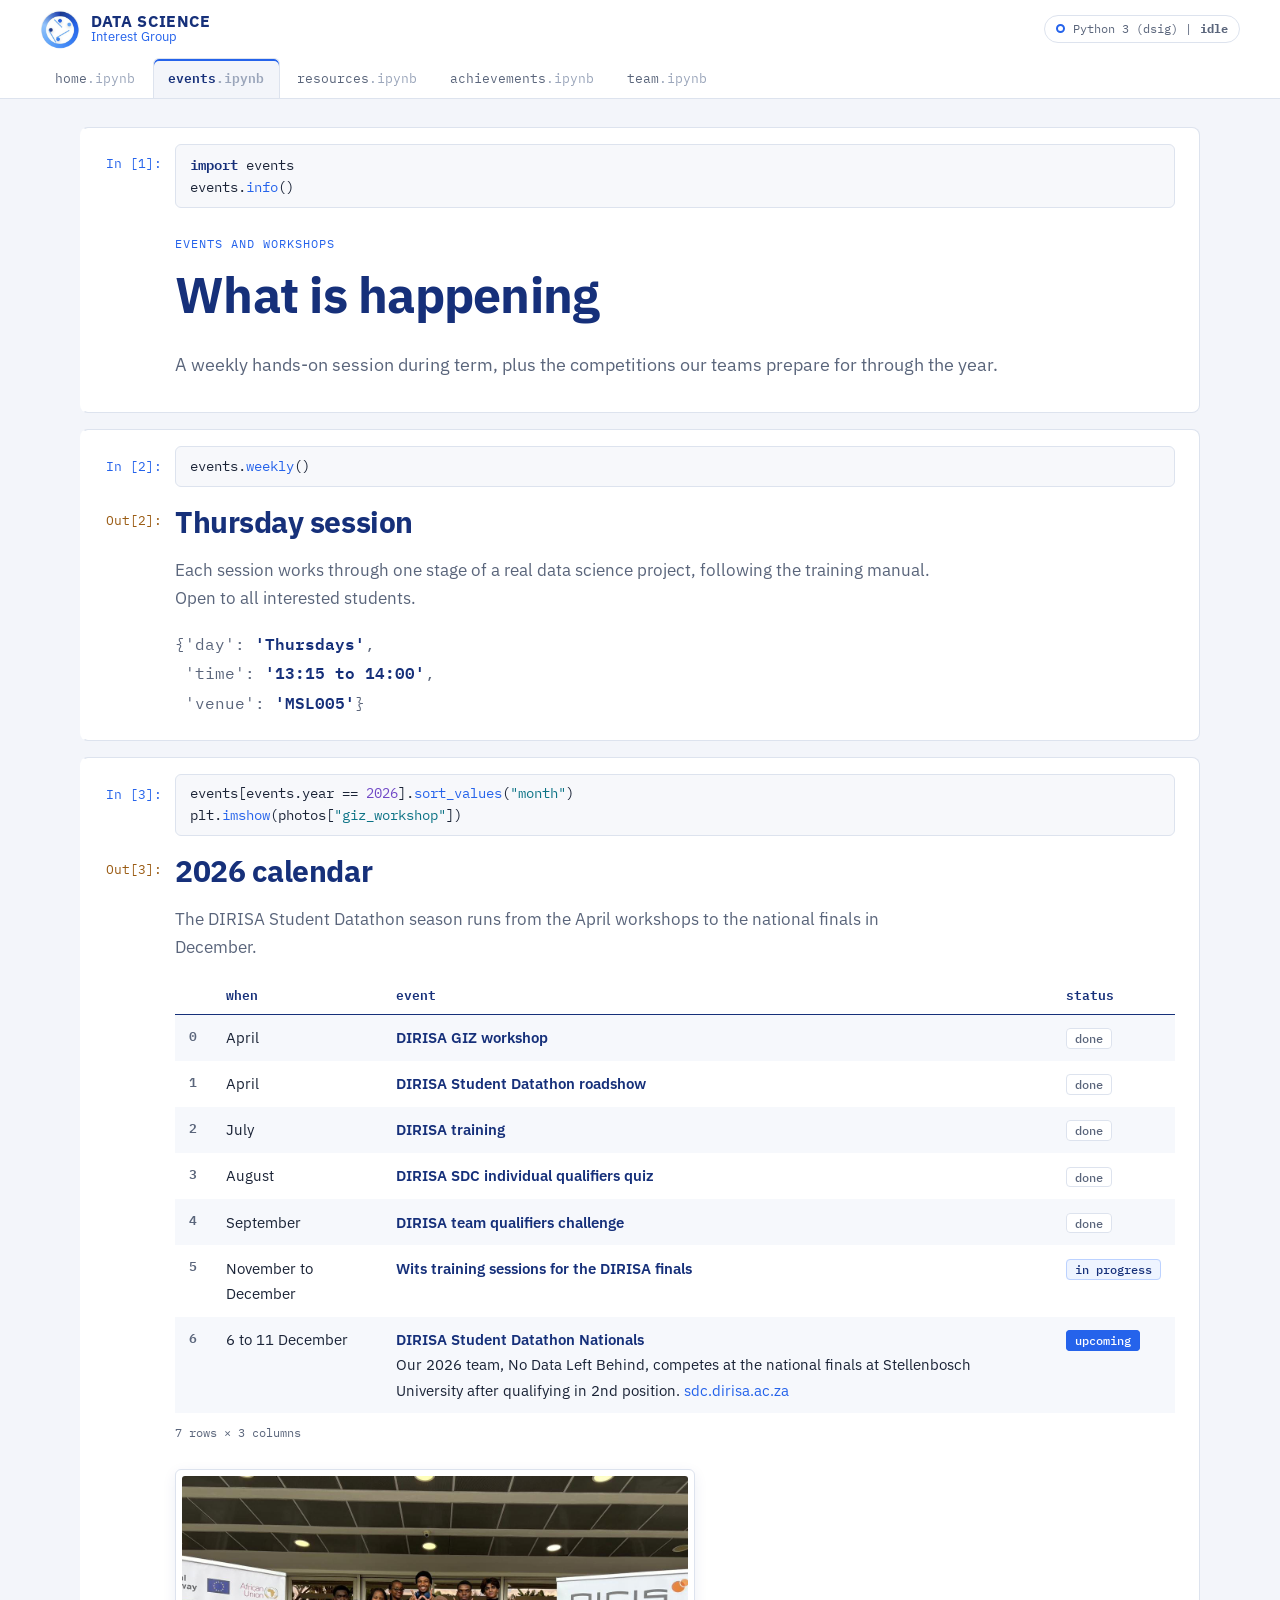
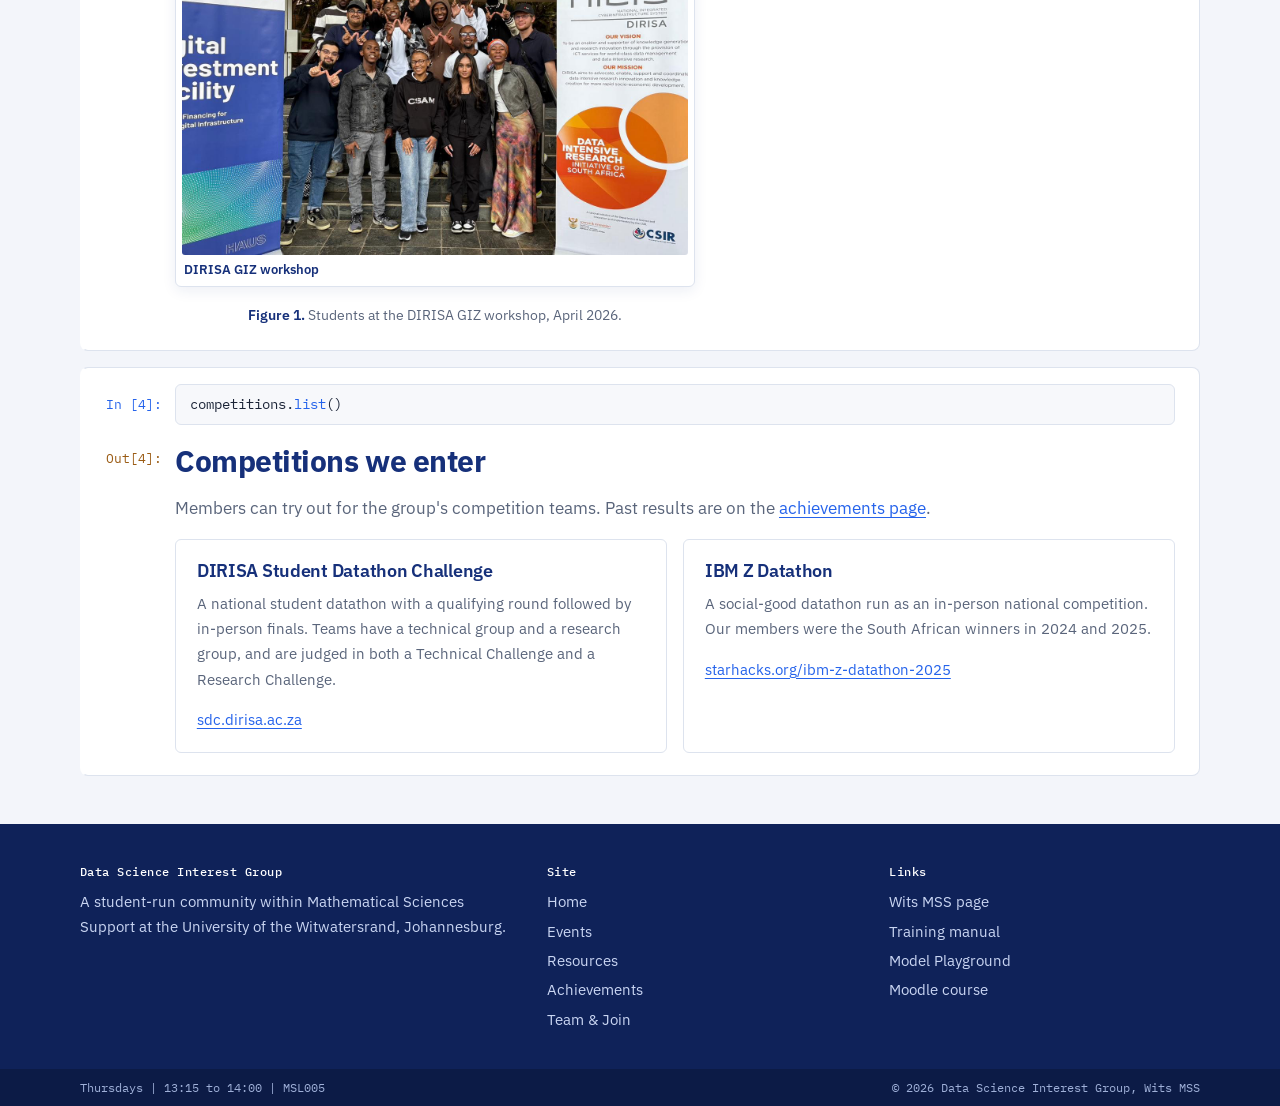
<file: events.html>
<!DOCTYPE html>
<html lang="en">
<head>
  <meta charset="utf-8">
  <meta name="viewport" content="width=device-width, initial-scale=1">
  <title>Events and Workshops | Data Science Interest Group</title>
  <meta name="description" content="Weekly sessions, workshops and competitions of the Wits Data Science Interest Group.">
  <link rel="icon" href="assets/img/favicon.png">
  <link rel="preconnect" href="https://fonts.googleapis.com">
  <link rel="preconnect" href="https://fonts.gstatic.com" crossorigin>
  <link href="https://fonts.googleapis.com/css2?family=IBM+Plex+Mono:wght@400;500;600&family=IBM+Plex+Sans:wght@400;500;600;700&display=swap" rel="stylesheet">
  <link rel="stylesheet" href="css/style.css">
</head>
<body>
<a class="skip" href="#main">Skip to content</a>
<header class="chrome" id="site-header"></header>

<!-- HOW THIS PAGE IS BUILT
     The page is styled as a Jupyter notebook. Each <section class="cell"> has a decorative line of code (cell-in)
     and the real content underneath (cell-out > output). To change wording, edit the text inside "output".
     The code lines are only decoration and can be left alone. -->
<main id="main" class="notebook">

  <section class="cell cell-title">
    <div class="cell-in" aria-hidden="true">
      <span class="prompt in-p" data-n="1">In [1]:</span>
      <pre class="code"><code><span class="tk">import</span> events
events.<span class="tf">info</span>()</code></pre>
    </div>
    <div class="cell-out">
      <span class="prompt" aria-hidden="true"></span>
      <div class="output">
        <p class="kicker">Events and workshops</p>
        <h1>What is happening</h1>
        <p class="lead">A weekly hands-on session during term, plus the competitions our teams prepare for through the year.</p>
      </div>
    </div>
  </section>
  <section class="cell ">
    <div class="cell-in" aria-hidden="true">
      <span class="prompt in-p" data-n="2">In [2]:</span>
      <pre class="code"><code>events.<span class="tf">weekly</span>()</code></pre>
    </div>
    <div class="cell-out">
      <span class="prompt out-p" aria-hidden="true">Out[2]:</span>
      <div class="output">
        <h2>Thursday session</h2>
        <p class="intro">Each session works through one stage of a real data science project, following the training manual. Open to all interested students.</p>
        <pre class="repr">{<span class="ts">'day'</span>: <span class="ts val">'Thursdays'</span>,
 <span class="ts">'time'</span>: <span class="ts val">'13:15 to 14:00'</span>,
 <span class="ts">'venue'</span>: <span class="ts val">'MSL005'</span>}</pre>
      </div>
    </div>
  </section>
  <section class="cell ">
    <div class="cell-in" aria-hidden="true">
      <span class="prompt in-p" data-n="3">In [3]:</span>
      <pre class="code"><code>events[events.year == <span class="tn">2026</span>].<span class="tf">sort_values</span>(<span class="ts">"month"</span>)
plt.<span class="tf">imshow</span>(photos[<span class="ts">"giz_workshop"</span>])</code></pre>
    </div>
    <div class="cell-out">
      <span class="prompt out-p" aria-hidden="true">Out[3]:</span>
      <div class="output">
        <h2>2026 calendar</h2>
        <p class="intro">The DIRISA Student Datathon season runs from the April workshops to the national finals in December.</p>
        <!-- TO ADD AN EVENT: copy one <tr> row in the table below and change the text.
             For the last column use class "status done", "status now" or "status next". -->
        <div class="df-wrap"><table class="df ">
          <thead><tr><th></th><th scope="col">when</th><th scope="col">event</th><th scope="col">status</th></tr></thead>
          <tbody>
          <tr><th scope="row">0</th><td data-label="when">April</td><td data-label="event"><strong>DIRISA GIZ workshop</strong></td><td data-label="status"><span class="status done">done</span></td></tr>
          <tr><th scope="row">1</th><td data-label="when">April</td><td data-label="event"><strong>DIRISA Student Datathon roadshow</strong></td><td data-label="status"><span class="status done">done</span></td></tr>
          <tr><th scope="row">2</th><td data-label="when">July</td><td data-label="event"><strong>DIRISA training</strong></td><td data-label="status"><span class="status done">done</span></td></tr>
          <tr><th scope="row">3</th><td data-label="when">August</td><td data-label="event"><strong>DIRISA SDC individual qualifiers quiz</strong></td><td data-label="status"><span class="status done">done</span></td></tr>
          <tr><th scope="row">4</th><td data-label="when">September</td><td data-label="event"><strong>DIRISA team qualifiers challenge</strong></td><td data-label="status"><span class="status done">done</span></td></tr>
          <tr><th scope="row">5</th><td data-label="when">November to December</td><td data-label="event"><strong>Wits training sessions for the DIRISA finals</strong></td><td data-label="status"><span class="status now">in progress</span></td></tr>
          <tr><th scope="row">6</th><td data-label="when">6 to 11 December</td><td data-label="event"><strong>DIRISA Student Datathon Nationals</strong><br>Our 2026 team, No Data Left Behind, competes at the national finals at Stellenbosch University after qualifying in 2nd position. <a href="https://sdc.dirisa.ac.za">sdc.dirisa.ac.za</a></td><td data-label="status"><span class="status next">upcoming</span></td></tr>
          </tbody>
        </table></div>
        <p class="df-shape">7 rows &times; 3 columns</p>

        <figure class="tfig single" data-gallery>
          <a class="shot card" href="assets/img/giz-workshop-2026.jpg"><img src="assets/img/giz-workshop-2026.jpg" alt="Students gathered for a group photo at the DIRISA GIZ workshop" loading="lazy" style="object-position:50% 50%"><span class="cap">DIRISA GIZ workshop</span></a>
          <figcaption><b>Figure 1.</b> Students at the DIRISA GIZ workshop, April 2026.</figcaption>
        </figure>
      </div>
    </div>
  </section>
  <section class="cell ">
    <div class="cell-in" aria-hidden="true">
      <span class="prompt in-p" data-n="4">In [4]:</span>
      <pre class="code"><code>competitions.<span class="tf">list</span>()</code></pre>
    </div>
    <div class="cell-out">
      <span class="prompt out-p" aria-hidden="true">Out[4]:</span>
      <div class="output">
        <h2>Competitions we enter</h2>
        <p class="intro">Members can try out for the group's competition teams. Past results are on the <a href="achievements">achievements page</a>.</p>
        <div class="grid c2">
          <div class="card">
            <h3>DIRISA Student Datathon Challenge</h3>
            <p>A national student datathon with a qualifying round followed by in-person finals. Teams have a technical group and a research group, and are judged in both a Technical Challenge and a Research Challenge.</p>
            <p><a href="https://sdc.dirisa.ac.za">sdc.dirisa.ac.za</a></p>
          </div>
          <div class="card">
            <h3>IBM Z Datathon</h3>
            <p>A social-good datathon run as an in-person national competition. Our members were the South African winners in 2024 and 2025.</p>
            <p><a href="https://www.starhacks.org/ibm-z-datathon-2025">starhacks.org/ibm-z-datathon-2025</a></p>
          </div>
        </div>
      </div>
    </div>
  </section>

</main>

<footer class="site-footer" id="site-footer"></footer>
<script src="js/main.js"></script>
</body>
</html>
</file>
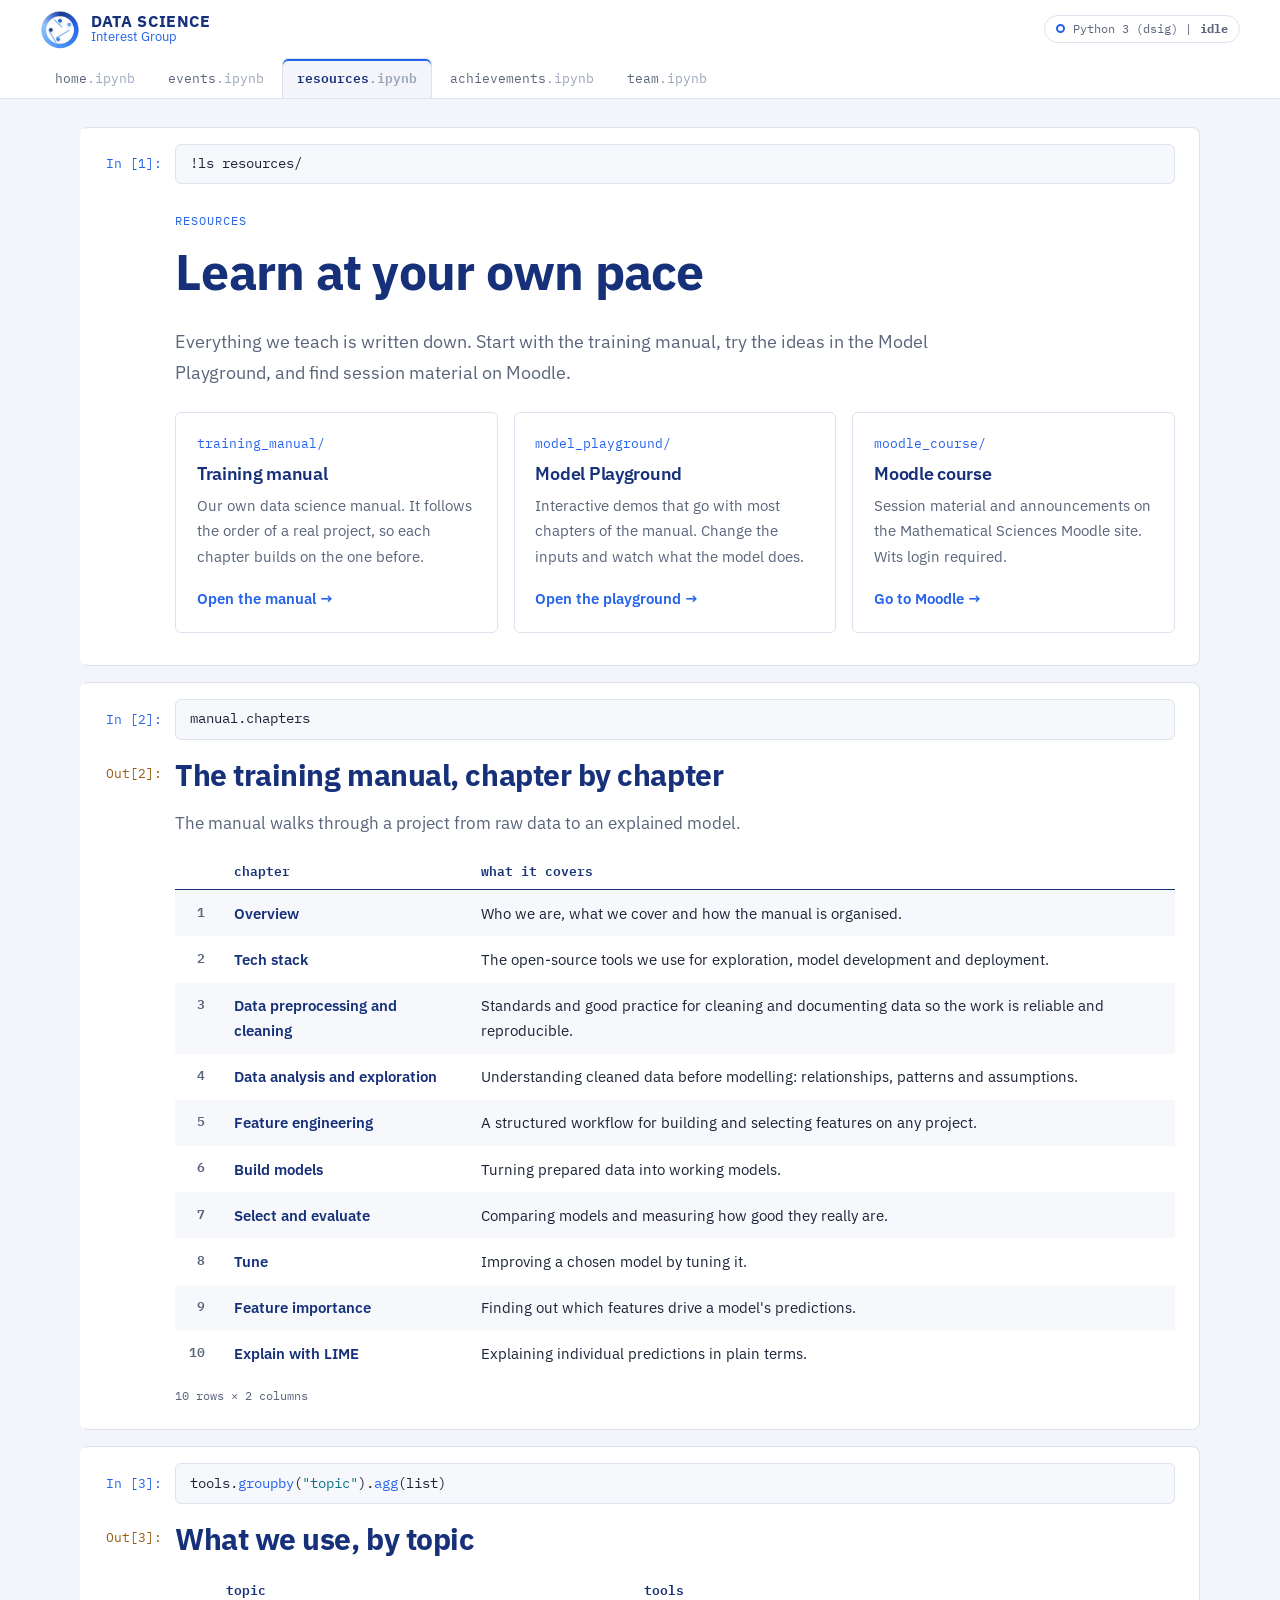
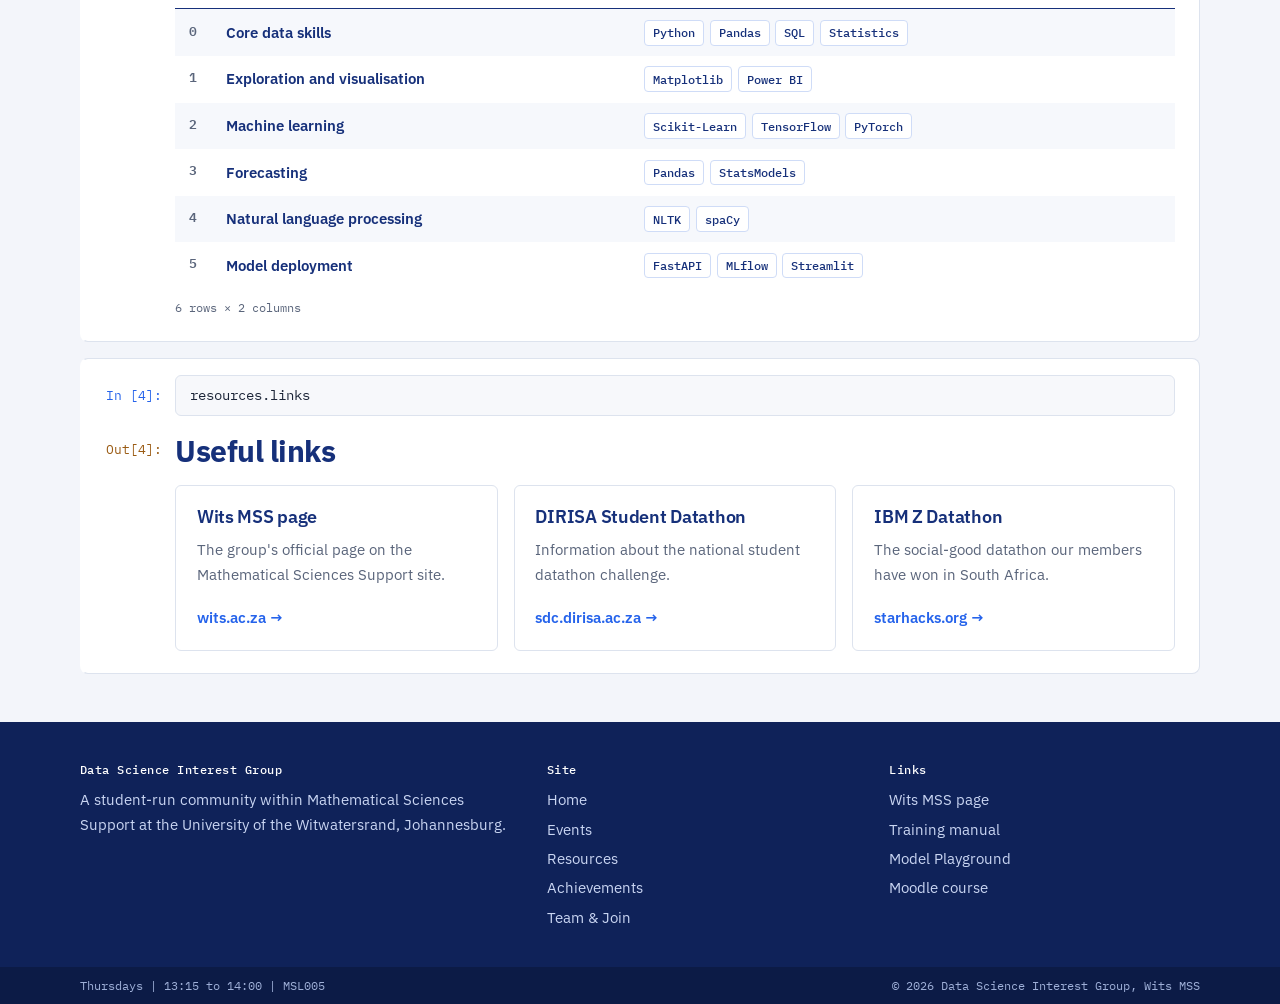
<file: resources.html>
<!DOCTYPE html>
<html lang="en">
<head>
  <meta charset="utf-8">
  <meta name="viewport" content="width=device-width, initial-scale=1">
  <title>Resources | Data Science Interest Group</title>
  <meta name="description" content="Training manual, interactive Model Playground, Moodle course and tools used by the Wits Data Science Interest Group.">
  <link rel="icon" href="assets/img/favicon.png">
  <link rel="preconnect" href="https://fonts.googleapis.com">
  <link rel="preconnect" href="https://fonts.gstatic.com" crossorigin>
  <link href="https://fonts.googleapis.com/css2?family=IBM+Plex+Mono:wght@400;500;600&family=IBM+Plex+Sans:wght@400;500;600;700&display=swap" rel="stylesheet">
  <link rel="stylesheet" href="css/style.css">
</head>
<body>
<a class="skip" href="#main">Skip to content</a>
<header class="chrome" id="site-header"></header>

<!-- HOW THIS PAGE IS BUILT
     The page is styled as a Jupyter notebook. Each <section class="cell"> has a decorative line of code (cell-in)
     and the real content underneath (cell-out > output). To change wording, edit the text inside "output".
     The code lines are only decoration and can be left alone. -->
<main id="main" class="notebook">

  <section class="cell cell-title">
    <div class="cell-in" aria-hidden="true">
      <span class="prompt in-p" data-n="1">In [1]:</span>
      <pre class="code"><code>!ls resources/</code></pre>
    </div>
    <div class="cell-out">
      <span class="prompt" aria-hidden="true"></span>
      <div class="output">
        <p class="kicker">Resources</p>
        <h1>Learn at your own pace</h1>
        <p class="lead">Everything we teach is written down. Start with the training manual, try the ideas in the Model Playground, and find session material on Moodle.</p>
        <div class="grid c3 files">
          <a class="card file" href="https://data-science-interest-group-manu.gitbook.io/data-science-interest-group"><span class="fname">training_manual/</span><h3>Training manual</h3><p>Our own data science manual. It follows the order of a real project, so each chapter builds on the one before.</p><span class="more">Open the manual &rarr;</span></a>
          <a class="card file" href="https://palesamonica.github.io/dsig-playground/"><span class="fname">model_playground/</span><h3>Model Playground</h3><p>Interactive demos that go with most chapters of the manual. Change the inputs and watch what the model does.</p><span class="more">Open the playground &rarr;</span></a>
          <a class="card file" href="https://courses.ms.wits.ac.za/moodle/course/view.php?id=70"><span class="fname">moodle_course/</span><h3>Moodle course</h3><p>Session material and announcements on the Mathematical Sciences Moodle site. Wits login required.</p><span class="more">Go to Moodle &rarr;</span></a>
        </div>
      </div>
    </div>
  </section>
  <section class="cell ">
    <div class="cell-in" aria-hidden="true">
      <span class="prompt in-p" data-n="2">In [2]:</span>
      <pre class="code"><code>manual.chapters</code></pre>
    </div>
    <div class="cell-out">
      <span class="prompt out-p" aria-hidden="true">Out[2]:</span>
      <div class="output">
        <h2>The training manual, chapter by chapter</h2>
        <p class="intro">The manual walks through a project from raw data to an explained model.</p>
        <!-- Chapters 6 to 10 link to the manual's front page. Replace each href with the chapter's own link if you want direct links. -->
        <div class="df-wrap"><table class="df ">
          <thead><tr><th></th><th scope="col">chapter</th><th scope="col">what it covers</th></tr></thead>
          <tbody>
          <tr><th scope="row">1</th><td data-label="chapter"><a href="https://data-science-interest-group-manu.gitbook.io/data-science-interest-group/overview"><strong>Overview</strong></a></td><td data-label="what it covers">Who we are, what we cover and how the manual is organised.</td></tr>
          <tr><th scope="row">2</th><td data-label="chapter"><a href="https://data-science-interest-group-manu.gitbook.io/data-science-interest-group/tech-stack"><strong>Tech stack</strong></a></td><td data-label="what it covers">The open-source tools we use for exploration, model development and deployment.</td></tr>
          <tr><th scope="row">3</th><td data-label="chapter"><a href="https://data-science-interest-group-manu.gitbook.io/data-science-interest-group/data-preprocessing-and-cleaning"><strong>Data preprocessing and cleaning</strong></a></td><td data-label="what it covers">Standards and good practice for cleaning and documenting data so the work is reliable and reproducible.</td></tr>
          <tr><th scope="row">4</th><td data-label="chapter"><a href="https://data-science-interest-group-manu.gitbook.io/data-science-interest-group/data-analysis-and-exploration"><strong>Data analysis and exploration</strong></a></td><td data-label="what it covers">Understanding cleaned data before modelling: relationships, patterns and assumptions.</td></tr>
          <tr><th scope="row">5</th><td data-label="chapter"><a href="https://data-science-interest-group-manu.gitbook.io/data-science-interest-group/feature-engineering"><strong>Feature engineering</strong></a></td><td data-label="what it covers">A structured workflow for building and selecting features on any project.</td></tr>
          <tr><th scope="row">6</th><td data-label="chapter"><a href="https://data-science-interest-group-manu.gitbook.io/data-science-interest-group"><strong>Build models</strong></a></td><td data-label="what it covers">Turning prepared data into working models.</td></tr>
          <tr><th scope="row">7</th><td data-label="chapter"><a href="https://data-science-interest-group-manu.gitbook.io/data-science-interest-group"><strong>Select and evaluate</strong></a></td><td data-label="what it covers">Comparing models and measuring how good they really are.</td></tr>
          <tr><th scope="row">8</th><td data-label="chapter"><a href="https://data-science-interest-group-manu.gitbook.io/data-science-interest-group"><strong>Tune</strong></a></td><td data-label="what it covers">Improving a chosen model by tuning it.</td></tr>
          <tr><th scope="row">9</th><td data-label="chapter"><a href="https://data-science-interest-group-manu.gitbook.io/data-science-interest-group"><strong>Feature importance</strong></a></td><td data-label="what it covers">Finding out which features drive a model's predictions.</td></tr>
          <tr><th scope="row">10</th><td data-label="chapter"><a href="https://data-science-interest-group-manu.gitbook.io/data-science-interest-group"><strong>Explain with LIME</strong></a></td><td data-label="what it covers">Explaining individual predictions in plain terms.</td></tr>
          </tbody>
        </table></div>
        <p class="df-shape">10 rows &times; 2 columns</p>
      </div>
    </div>
  </section>
  <section class="cell ">
    <div class="cell-in" aria-hidden="true">
      <span class="prompt in-p" data-n="3">In [3]:</span>
      <pre class="code"><code>tools.<span class="tf">groupby</span>(<span class="ts">"topic"</span>).<span class="tf">agg</span>(list)</code></pre>
    </div>
    <div class="cell-out">
      <span class="prompt out-p" aria-hidden="true">Out[3]:</span>
      <div class="output">
        <h2>What we use, by topic</h2>
        <div class="df-wrap"><table class="df ">
          <thead><tr><th></th><th scope="col">topic</th><th scope="col">tools</th></tr></thead>
          <tbody>
          <tr><th scope="row">0</th><td data-label="topic"><strong>Core data skills</strong></td><td data-label="tools"><ul class="chips"><li>Python</li><li>Pandas</li><li>SQL</li><li>Statistics</li></ul></td></tr>
          <tr><th scope="row">1</th><td data-label="topic"><strong>Exploration and visualisation</strong></td><td data-label="tools"><ul class="chips"><li>Matplotlib</li><li>Power BI</li></ul></td></tr>
          <tr><th scope="row">2</th><td data-label="topic"><strong>Machine learning</strong></td><td data-label="tools"><ul class="chips"><li>Scikit-Learn</li><li>TensorFlow</li><li>PyTorch</li></ul></td></tr>
          <tr><th scope="row">3</th><td data-label="topic"><strong>Forecasting</strong></td><td data-label="tools"><ul class="chips"><li>Pandas</li><li>StatsModels</li></ul></td></tr>
          <tr><th scope="row">4</th><td data-label="topic"><strong>Natural language processing</strong></td><td data-label="tools"><ul class="chips"><li>NLTK</li><li>spaCy</li></ul></td></tr>
          <tr><th scope="row">5</th><td data-label="topic"><strong>Model deployment</strong></td><td data-label="tools"><ul class="chips"><li>FastAPI</li><li>MLflow</li><li>Streamlit</li></ul></td></tr>
          </tbody>
        </table></div>
        <p class="df-shape">6 rows &times; 2 columns</p>
      </div>
    </div>
  </section>
  <section class="cell ">
    <div class="cell-in" aria-hidden="true">
      <span class="prompt in-p" data-n="4">In [4]:</span>
      <pre class="code"><code>resources.links</code></pre>
    </div>
    <div class="cell-out">
      <span class="prompt out-p" aria-hidden="true">Out[4]:</span>
      <div class="output">
        <h2>Useful links</h2>
        <div class="grid c3">
          <a class="card" href="https://www.wits.ac.za/mss/interest-groups/data-science/"><h3>Wits MSS page</h3><p>The group's official page on the Mathematical Sciences Support site.</p><span class="more">wits.ac.za &rarr;</span></a>
          <a class="card" href="https://sdc.dirisa.ac.za"><h3>DIRISA Student Datathon</h3><p>Information about the national student datathon challenge.</p><span class="more">sdc.dirisa.ac.za &rarr;</span></a>
          <a class="card" href="https://www.starhacks.org/ibm-z-datathon-2025"><h3>IBM Z Datathon</h3><p>The social-good datathon our members have won in South Africa.</p><span class="more">starhacks.org &rarr;</span></a>
        </div>
      </div>
    </div>
  </section>

</main>

<footer class="site-footer" id="site-footer"></footer>
<script src="js/main.js"></script>
</body>
</html>
</file>
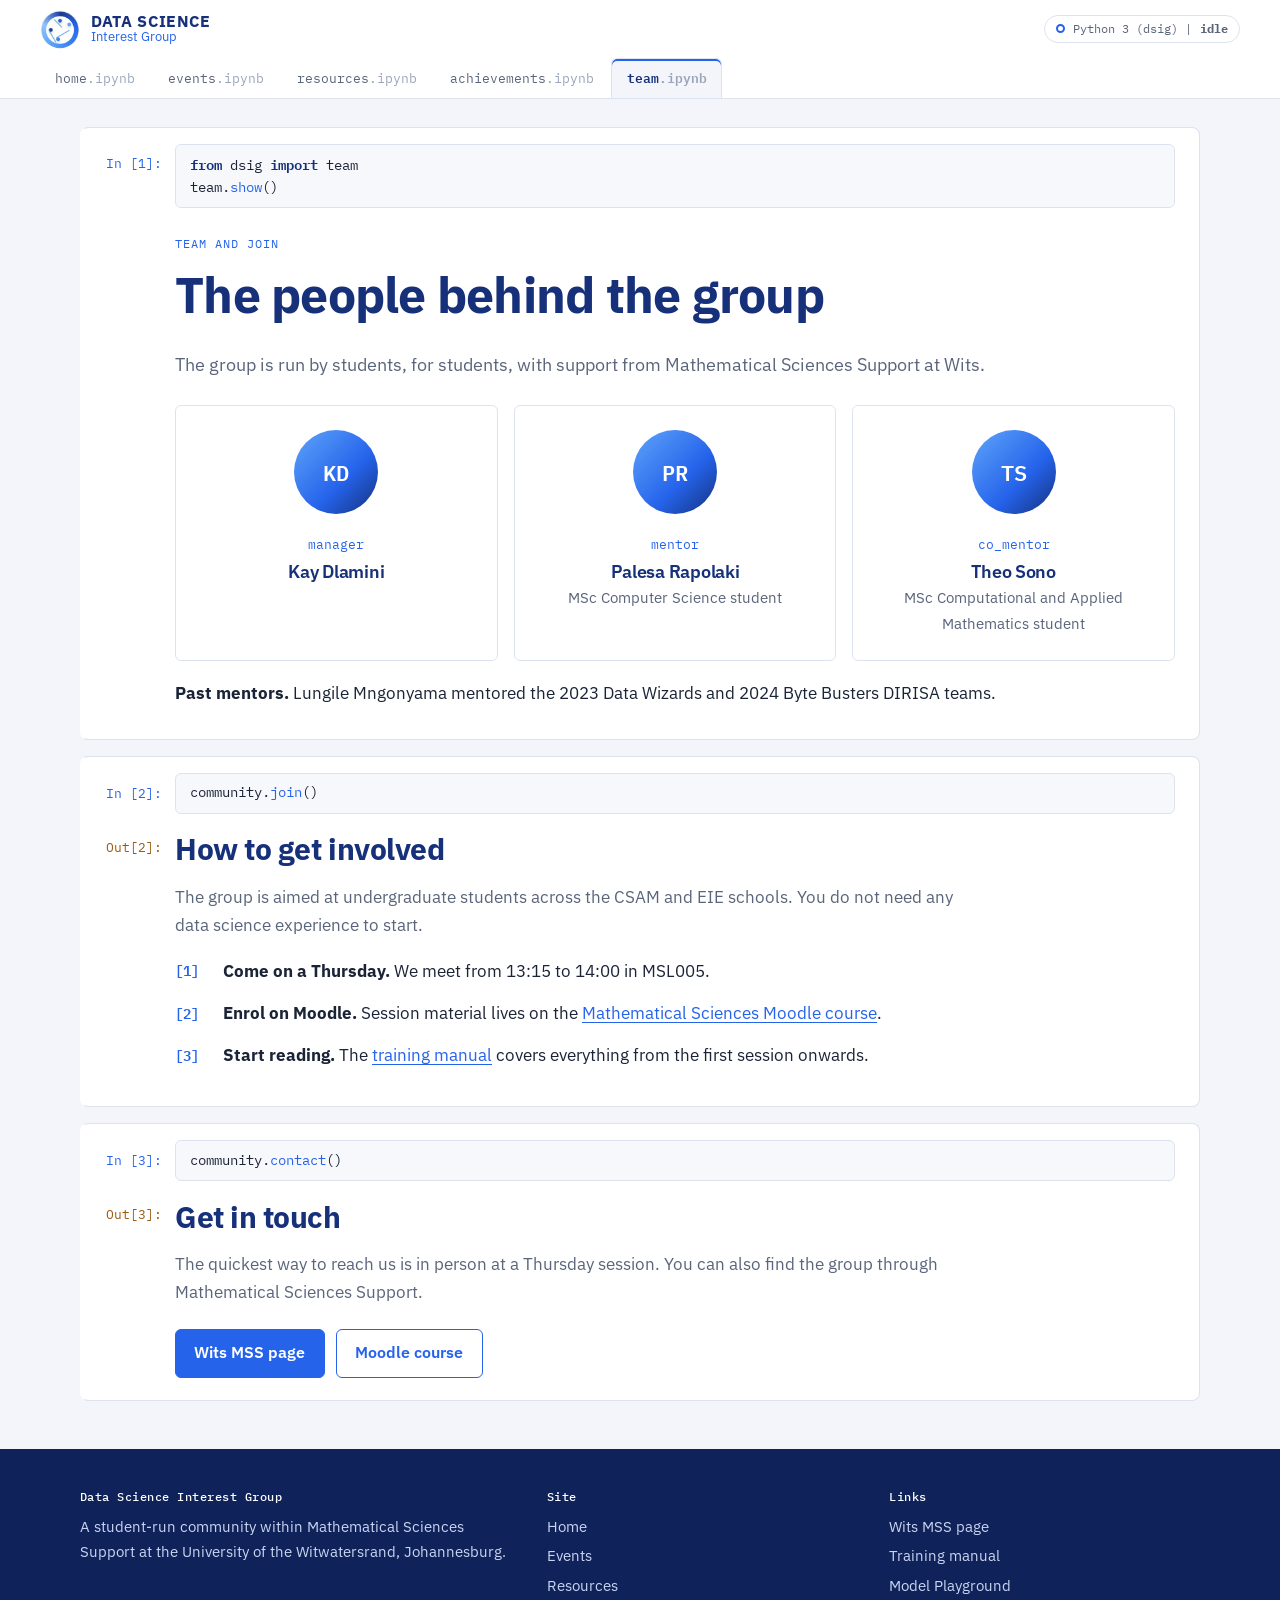
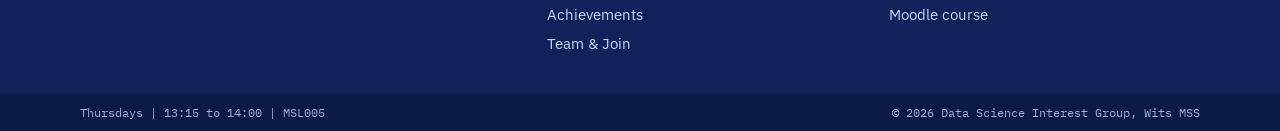
<file: team.html>
<!DOCTYPE html>
<html lang="en">
<head>
  <meta charset="utf-8">
  <meta name="viewport" content="width=device-width, initial-scale=1">
  <title>Team and Join | Data Science Interest Group</title>
  <meta name="description" content="Meet the people who run the Wits Data Science Interest Group and find out how to join.">
  <link rel="icon" href="assets/img/favicon.png">
  <link rel="preconnect" href="https://fonts.googleapis.com">
  <link rel="preconnect" href="https://fonts.gstatic.com" crossorigin>
  <link href="https://fonts.googleapis.com/css2?family=IBM+Plex+Mono:wght@400;500;600&family=IBM+Plex+Sans:wght@400;500;600;700&display=swap" rel="stylesheet">
  <link rel="stylesheet" href="css/style.css">
</head>
<body>
<a class="skip" href="#main">Skip to content</a>
<header class="chrome" id="site-header"></header>

<!-- HOW THIS PAGE IS BUILT
     The page is styled as a Jupyter notebook. Each <section class="cell"> has a decorative line of code (cell-in)
     and the real content underneath (cell-out > output). To change wording, edit the text inside "output".
     The code lines are only decoration and can be left alone. -->
<main id="main" class="notebook">

  <section class="cell cell-title">
    <div class="cell-in" aria-hidden="true">
      <span class="prompt in-p" data-n="1">In [1]:</span>
      <pre class="code"><code><span class="tk">from</span> dsig <span class="tk">import</span> team
team.<span class="tf">show</span>()</code></pre>
    </div>
    <div class="cell-out">
      <span class="prompt" aria-hidden="true"></span>
      <div class="output">
        <p class="kicker">Team and join</p>
        <h1>The people behind the group</h1>
        <p class="lead">The group is run by students, for students, with support from Mathematical Sciences Support at Wits.</p>
        <!-- To use a photo instead of initials, replace <div class="avatar">KD</div>
             with <img class="avatar" src="assets/img/name.jpg" alt="Name"> -->
        <div class="grid c3 people">
          <div class="card person"><div class="avatar" aria-hidden="true">KD</div><span class="role">manager</span><h3>Kay Dlamini</h3></div>
          <div class="card person"><div class="avatar" aria-hidden="true">PR</div><span class="role">mentor</span><h3>Palesa Rapolaki</h3><p>MSc Computer Science student</p></div>
          <div class="card person"><div class="avatar" aria-hidden="true">TS</div><span class="role">co_mentor</span><h3>Theo Sono</h3><p>MSc Computational and Applied Mathematics student</p></div>
        </div>
        <p class="after"><strong>Past mentors.</strong> Lungile Mngonyama mentored the 2023 Data Wizards and 2024 Byte Busters DIRISA teams.</p>
      </div>
    </div>
  </section>
  <section class="cell " id="join">
    <div class="cell-in" aria-hidden="true">
      <span class="prompt in-p" data-n="2">In [2]:</span>
      <pre class="code"><code>community.<span class="tf">join</span>()</code></pre>
    </div>
    <div class="cell-out">
      <span class="prompt out-p" aria-hidden="true">Out[2]:</span>
      <div class="output">
        <h2>How to get involved</h2>
        <p class="intro">The group is aimed at undergraduate students across the CSAM and EIE schools. You do not need any data science experience to start.</p>
        <ol class="steps">
          <li><strong>Come on a Thursday.</strong> We meet from 13:15 to 14:00 in MSL005.</li>
          <li><strong>Enrol on Moodle.</strong> Session material lives on the <a href="https://courses.ms.wits.ac.za/moodle/course/view.php?id=70">Mathematical Sciences Moodle course</a>.</li>
          <li><strong>Start reading.</strong> The <a href="resources">training manual</a> covers everything from the first session onwards.</li>
        </ol>
      </div>
    </div>
  </section>
  <section class="cell " id="contact">
    <div class="cell-in" aria-hidden="true">
      <span class="prompt in-p" data-n="3">In [3]:</span>
      <pre class="code"><code>community.<span class="tf">contact</span>()</code></pre>
    </div>
    <div class="cell-out">
      <span class="prompt out-p" aria-hidden="true">Out[3]:</span>
      <div class="output">
        <h2>Get in touch</h2>
        <p class="intro">The quickest way to reach us is in person at a Thursday session. You can also find the group through Mathematical Sciences Support.</p>
        <!-- Add a contact email here if you want one shown, for example:
             <p><a class="btn" href="mailto:your.address@wits.ac.za">Email the group</a></p> -->
        <div class="btn-row">
          <a class="btn" href="https://www.wits.ac.za/mss/interest-groups/data-science/">Wits MSS page</a>
          <a class="btn ghost" href="https://courses.ms.wits.ac.za/moodle/course/view.php?id=70">Moodle course</a>
        </div>
      </div>
    </div>
  </section>

</main>

<footer class="site-footer" id="site-footer"></footer>
<script src="js/main.js"></script>
</body>
</html>
</file>
<file: css/style.css>
/* Data Science Interest Group - notebook theme
   The site is styled as a Jupyter notebook: a file-tab header, and content arranged in numbered cells.
   Colours come from the group logo. Change them here to restyle the whole site. */
:root {
  --navy: #16307a;
  --navy-deep: #0f2259;
  --blue: #2563eb;
  --blue-soft: #60a5fa;
  --tint: #eef4ff;
  --desk: #f3f5fa;        /* page background behind the notebook */
  --paper: #ffffff;       /* notebook surface */
  --code-bg: #f7f8fb;
  --ink: #1b2437;
  --muted: #5a657b;
  --line: #dde3ee;
  --string: #0b7285;
  --series-1: #2563eb;     /* chart: Technical Challenge */
  --series-2: #c2410c;     /* chart: Research Challenge */
  --radius: 8px;
  --gutter: 92px;
  --sans: "IBM Plex Sans", "Inter", system-ui, -apple-system, "Segoe UI", Helvetica, Arial, sans-serif;
  --mono: "IBM Plex Mono", ui-monospace, "SFMono-Regular", Menlo, Consolas, monospace;
}

*, *::before, *::after { box-sizing: border-box; }
html { scroll-behavior: smooth; scroll-padding-top: 120px; }
body { margin: 0; font-family: var(--sans); font-size: 17px; line-height: 1.65; color: var(--ink); background: var(--desk); -webkit-font-smoothing: antialiased; }
img { max-width: 100%; display: block; }
a { color: var(--blue); text-underline-offset: 3px; }
a:hover { color: var(--navy); }
h1, h2, h3, h4 { color: var(--navy); line-height: 1.2; margin: 0 0 .5em; letter-spacing: -.015em; }
h1 { font-size: clamp(2.1rem, 4.4vw, 3.1rem); font-weight: 700; }
h2 { font-size: clamp(1.5rem, 2.8vw, 1.9rem); font-weight: 700; }
h3 { font-size: 1.15rem; font-weight: 600; }
p { margin: 0 0 1em; }
.skip { position: absolute; left: -9999px; }
.skip:focus { left: 1rem; top: 1rem; background: #fff; padding: .5rem 1rem; z-index: 100; }

/* ---------- Header: notebook app chrome ---------- */
.chrome { position: sticky; top: 0; z-index: 50; background: var(--paper); border-bottom: 1px solid var(--line); }
.chrome-top { display: flex; align-items: center; justify-content: space-between; gap: 1rem; padding: .55rem 1.25rem; max-width: 1240px; margin: 0 auto; }
.brand { display: flex; align-items: center; gap: .7rem; text-decoration: none; }
.brand img { width: 40px; height: 40px; }
.brand-text { display: flex; flex-direction: column; line-height: 1.15; }
.brand-text strong { color: var(--navy); font-size: .98rem; letter-spacing: .04em; text-transform: uppercase; }
.brand-text span { color: var(--blue); font-size: .8rem; }
.kernel { font-family: var(--mono); font-size: .76rem; color: var(--muted); display: flex; align-items: center; gap: .5rem; border: 1px solid var(--line); border-radius: 999px; padding: .2rem .7rem; white-space: nowrap; }
.kernel i { width: 9px; height: 9px; border-radius: 50%; border: 2px solid var(--blue); display: inline-block; }
.kernel.busy i { background: var(--blue); }
.tabs { display: flex; gap: 2px; padding: 0 1.25rem; max-width: 1240px; margin: 0 auto; overflow-x: auto; scrollbar-width: none; }
.tabs::-webkit-scrollbar { display: none; }
.tabs a {
  font-family: var(--mono); font-size: .84rem; text-decoration: none; color: var(--muted); white-space: nowrap;
  padding: .5rem .9rem .55rem; border: 1px solid transparent; border-bottom: 0; border-radius: 6px 6px 0 0; position: relative; top: 1px;
}
.tabs a span { color: #9aa5ba; }
.tabs a:hover { color: var(--navy); background: var(--tint); }
.tabs a[aria-current="page"] { color: var(--navy); font-weight: 600; background: var(--desk); border-color: var(--line); box-shadow: inset 0 2px 0 var(--blue); }
@media (max-width: 560px) { .kernel { display: none; } }

/* ---------- Notebook and cells ---------- */
.notebook { max-width: 1160px; margin: 1.75rem auto 3rem; padding: 0 1.25rem; }
.cell { background: var(--paper); border: 1px solid var(--line); border-left: 3px solid transparent; border-radius: var(--radius); padding: 1rem 1.5rem 1.4rem 0; margin-bottom: 1rem; transition: border-color .2s; }
.cell:hover, .cell:focus-within, .cell:target { border-left-color: var(--blue); }
.cell-in, .cell-out { display: grid; grid-template-columns: var(--gutter) minmax(0, 1fr); }
.prompt { font-family: var(--mono); font-size: .8rem; text-align: right; padding: .62rem .8rem 0 0; white-space: nowrap; user-select: none; }
.in-p { color: var(--blue); }
.out-p { color: #9a5b13; padding-top: .35rem; }
.code { margin: 0; background: var(--code-bg); border: 1px solid var(--line); border-radius: 6px; padding: .55rem .9rem; font-family: var(--mono); font-size: .86rem; line-height: 1.55; color: var(--ink); overflow-x: auto; white-space: pre; }
.code code { font: inherit; }
.tk { color: var(--navy); font-weight: 600; }
.tf { color: var(--blue); }
.ts { color: var(--string); }
.tn { color: #7048c6; }
.tc { color: #8a94a8; font-style: italic; }
.cell-out { margin-top: 1.1rem; }
.output > :last-child { margin-bottom: 0; }
.output .intro, .output .lead { color: var(--muted); max-width: 46em; }
.output .lead { font-size: 1.15rem; }
.output .after { margin-top: 1.1rem; }
.kicker { font-family: var(--mono); font-size: .78rem; letter-spacing: .08em; text-transform: uppercase; color: var(--blue); margin-bottom: .7rem; }
.cell-hero, .cell-title { padding-bottom: 2rem; }
.cell-hero .cell-out, .cell-title .cell-out { margin-top: 1.6rem; }

/* cells "run" as they scroll into view */
.js .cell.queued .cell-out { opacity: 0; transform: translateY(8px); }
.cell .cell-out { transition: opacity .45s ease, transform .45s ease; }
@media (prefers-reduced-motion: reduce) { .js .cell.queued .cell-out { opacity: 1; transform: none; } html { scroll-behavior: auto; } }

@media (max-width: 760px) {
  :root { --gutter: 0px; }
  .cell { padding: .9rem 1rem 1.2rem; }
  .cell-in, .cell-out { display: block; }
  .prompt { display: block; text-align: left; padding: 0 0 .3rem; }
  .prompt:empty { display: none; }
}

/* ---------- Hero ---------- */
.hero { display: grid; grid-template-columns: 1.05fr .95fr; gap: 2.5rem; align-items: center; }
@media (max-width: 900px) { .hero { grid-template-columns: 1fr; gap: 1.75rem; } }
.fig { margin: 0; border: 1px solid var(--line); border-radius: 6px; background: #fff; padding: .5rem .5rem .6rem; }
.fig svg { display: block; width: 100%; height: auto; }
.fig figcaption { font-family: var(--mono); font-size: .74rem; color: var(--muted); text-align: center; padding-top: .3rem; }
.viz-grid line { stroke: #edf0f6; }
.viz-axis path { fill: none; stroke: #9aa5ba; }
.viz-axis text { fill: var(--muted); font-family: var(--mono); font-size: 10px; }
.viz-band { fill: rgba(37, 99, 235, .09); }
.viz-dots circle { fill: var(--blue); fill-opacity: .8; stroke: #fff; stroke-width: 1.5; animation: dot-in .5s ease-out both; }
.viz-line { fill: none; stroke: var(--navy); stroke-width: 2.5; stroke-linecap: round; stroke-dasharray: 1; stroke-dashoffset: 1; animation: line-in 1.4s 1.2s ease-out forwards; }
@keyframes dot-in { from { opacity: 0; transform: translateY(6px); } to { opacity: 1; transform: none; } }
@keyframes line-in { to { stroke-dashoffset: 0; } }
@media (prefers-reduced-motion: reduce) { .viz-dots circle { animation: none; } .viz-line { animation: none; stroke-dashoffset: 0; } }

/* ---------- Buttons ---------- */
.btn { display: inline-block; text-decoration: none; font-weight: 600; font-size: .98rem; padding: .65rem 1.15rem; border-radius: 6px; border: 1.5px solid var(--blue); background: var(--blue); color: #fff; transition: background .15s, color .15s, border-color .15s; }
.btn:hover { background: var(--navy); border-color: var(--navy); color: #fff; }
.btn.ghost { background: transparent; color: var(--blue); }
.btn.ghost:hover { background: var(--tint); color: var(--navy); border-color: var(--navy); }
.btn-row { display: flex; flex-wrap: wrap; gap: .7rem; margin-top: 1.4rem; }

/* ---------- Printed output (news) ---------- */
.stream { margin: 0; padding: .1rem 0 .1rem 1rem; border-left: 3px solid var(--blue-soft); }
.stream .tag { font-family: var(--mono); font-size: .78rem; font-weight: 600; background: var(--tint); color: var(--blue); border-radius: 4px; padding: .1rem .45rem; margin-right: .35rem; }
.stream strong { color: var(--navy); }

/* ---------- DataFrame tables ---------- */
.df-wrap { overflow-x: auto; }
.df { border-collapse: collapse; width: 100%; font-size: .96rem; }
.df thead th { font-family: var(--mono); font-size: .8rem; font-weight: 600; color: var(--navy); text-align: left; padding: .45rem .9rem; border-bottom: 1.5px solid var(--navy); white-space: nowrap; }
.df tbody th { font-family: var(--mono); font-size: .82rem; font-weight: 600; color: var(--muted); text-align: right; padding: .7rem .9rem; vertical-align: top; white-space: nowrap; width: 1%; }
.df td { padding: .65rem .9rem; vertical-align: top; }
.df td:first-of-type { min-width: 9em; }
.df tbody tr:nth-child(odd) { background: #f6f8fc; }
.df tbody tr:hover { background: #e7efff; }
.df strong { color: var(--navy); font-weight: 600; }
.df a { text-decoration: none; }
.df a:hover { text-decoration: underline; }
.df-shape { font-family: var(--mono); font-size: .76rem; color: var(--muted); margin: .6rem 0 0; }
@media (max-width: 640px) {
  .df thead { display: none; }
  .df, .df tbody, .df tr, .df td, .df tbody th { display: block; width: auto; }
  .df tr { padding: .7rem .8rem; border-radius: 6px; }
  .df tbody th { text-align: left; padding: 0 0 .15rem; }
  .df tbody th:empty { display: none; }
  .df td { padding: .1rem 0; min-width: 0 !important; }
}
.chips { display: flex; flex-wrap: wrap; gap: .35rem; list-style: none; padding: 0; margin: 0; }
.chips li { font-family: var(--mono); font-size: .78rem; font-weight: 500; color: var(--navy); border-radius: 4px; background: #fff; border: 1px solid #cfdcf7; padding: .1rem .5rem; }

/* ---------- describe() tiles ---------- */
.stats { display: grid; grid-template-columns: repeat(4, 1fr); gap: 0; border: 1px solid var(--line); border-radius: 6px; overflow: hidden; }
.stat { padding: 1rem 1.2rem 1.1rem; border-left: 1px solid var(--line); }
.stat:first-child { border-left: 0; }
.stat small { display: block; font-family: var(--mono); font-size: .74rem; color: var(--muted); }
.stat b { display: block; font-family: var(--mono); font-weight: 600; font-size: 2.2rem; color: var(--blue); line-height: 1.25; }
.stat span { color: var(--muted); font-size: .9rem; line-height: 1.4; display: block; }
@media (max-width: 820px) { .stats { grid-template-columns: 1fr 1fr; } .stat:nth-child(3) { border-left: 0; } .stat:nth-child(n+3) { border-top: 1px solid var(--line); } }

/* ---------- help() parameter list ---------- */
.params { margin: 1.2rem 0 0; border-top: 1px solid var(--line); }
.params div { display: grid; grid-template-columns: 17rem 1fr; gap: 1rem; padding: .7rem 0; border-bottom: 1px solid var(--line); }
.params dt { font-family: var(--mono); font-size: .86rem; font-weight: 600; color: var(--navy); }
.params dd { margin: 0; color: var(--muted); }
@media (max-width: 640px) { .params div { grid-template-columns: 1fr; gap: .1rem; } }

/* ---------- Pipeline diagram ---------- */
.pipeline { list-style: none; padding: 0; margin: 1.1rem 0 0; display: flex; flex-wrap: wrap; gap: .6rem 1.9rem; counter-reset: step; }
.pipeline li { counter-increment: step; position: relative; background: var(--tint); border: 1px solid #bcd2ff; border-radius: 6px; padding: .5rem .85rem; font-weight: 600; color: var(--navy); font-size: .93rem; }
.pipeline li::before { content: counter(step, decimal-leading-zero); font-family: var(--mono); font-weight: 500; font-size: .76rem; color: var(--blue); margin-right: .5rem; }
.pipeline li:not(:last-child)::after { content: "\2192"; position: absolute; right: -1.45rem; top: 50%; transform: translateY(-50%); color: #8fb0f0; font-weight: 400; }
.pipeline li:last-child { background: var(--navy); border-color: var(--navy); color: #fff; }
.pipeline li:last-child::before { color: var(--blue-soft); }

/* ---------- dict output ---------- */
.repr { margin: 0; font-family: var(--mono); font-size: 1.02rem; line-height: 1.8; color: var(--muted); white-space: pre-wrap; }
.repr .ts { color: var(--muted); }
.repr .val { color: var(--navy); font-weight: 600; }

/* ---------- Cards ---------- */
.grid { display: grid; gap: 1rem; }
.grid.c2 { grid-template-columns: repeat(2, 1fr); }
.grid.c3 { grid-template-columns: repeat(3, 1fr); }
@media (max-width: 900px) { .grid.c3 { grid-template-columns: 1fr; } }
@media (max-width: 700px) { .grid.c2 { grid-template-columns: 1fr; } }
.card { background: #fff; border: 1px solid var(--line); border-radius: 6px; padding: 1.2rem 1.3rem; }
.card p { color: var(--muted); font-size: .96rem; }
.card > :last-child { margin-bottom: 0; }
a.card { text-decoration: none; color: inherit; display: block; transition: border-color .15s, background .15s; }
a.card:hover { border-color: var(--blue); background: #fbfcff; }
a.card .more { color: var(--blue); font-weight: 600; font-size: .93rem; }
.files { margin-top: 1.6rem; }
.fname { display: block; font-family: var(--mono); font-size: .8rem; color: var(--blue); margin-bottom: .5rem; }

/* ---------- Achievements ---------- */
.result-top { display: grid; grid-template-columns: 1fr 1.3fr; gap: 1.25rem 2.5rem; align-items: start; }
@media (max-width: 900px) { .result-top { grid-template-columns: 1fr; } }
.result-top h3 { font-size: 1.6rem; margin-bottom: .55em; }
.badges { display: flex; flex-wrap: wrap; gap: .45rem; list-style: none; padding: 0; margin: 0 0 1rem; }
.badges li { border-radius: 4px; padding: .22rem .65rem; font-weight: 600; font-size: .88rem; border: 1px solid var(--line); background: #fff; color: var(--navy); }
.badges li.first { background: #fff7e0; border-color: #f0d68a; color: #7a5200; }
.badges li.second { background: #f1f4f8; border-color: #cfd6e2; color: #3d4a61; }
.badges li.third { background: #fbefe6; border-color: #e8c4a6; color: #7c431a; }
.badges li.pending { background: var(--tint); border-color: #bcd2ff; color: var(--navy); }
.roster { display: grid; grid-template-columns: repeat(3, 1fr); gap: 1rem 1.5rem; }
.roster.one { grid-template-columns: 1fr; margin-bottom: 1rem; }
@media (max-width: 520px) { .roster { grid-template-columns: 1fr 1fr; } }
.roster h4 { font-family: var(--mono); font-size: .76rem; font-weight: 500; letter-spacing: 0; color: var(--muted); margin-bottom: .3rem; }
.roster ul { list-style: none; padding: 0; margin: 0; font-size: .97rem; }
.gallery-note { margin: 1.25rem 0 0; padding: .8rem 1rem; border: 1.5px dashed #bcd2ff; border-radius: 6px; background: var(--tint); color: var(--navy); font-size: .95rem; }

/* results chart */
.fig.chart { padding: 1rem 1.2rem .6rem; margin-top: 1.2rem; }
.fig.chart figcaption.top { font-family: var(--sans); text-align: left; font-size: .9rem; padding: 0 0 .4rem; }
.fig.chart figcaption strong { display: block; color: var(--navy); font-size: 1rem; }
.chart-scroll { overflow-x: auto; }
.chart-scroll svg { min-width: 560px; }
.c-grid line { stroke: #e6ebf4; }
.c-grid text, .c-years .yr { font-family: var(--mono); font-size: 12px; fill: var(--muted); }
.c-years .tm { font-size: 12px; font-weight: 600; fill: var(--ink); }
.c-break { stroke: #c5cedd; stroke-dasharray: 2 5; }
.c-band { fill: var(--tint); stroke: #bcd2ff; stroke-dasharray: 4 4; }
.c-note { font-family: var(--mono); font-size: 12px; fill: var(--navy); }
.c-line { fill: none; stroke-width: 2; stroke-linejoin: round; }
.c-line.tech { stroke: var(--series-1); }
.c-line.rsch { stroke: var(--series-2); stroke-dasharray: 6 4; }
.pt .dot { stroke: #fff; stroke-width: 2; }
.pt.tech .dot { fill: var(--series-1); }
.pt.rsch .dot { fill: var(--series-2); }
.pt:hover .dot { stroke: var(--ink); }
.fig.chart .lab { font-size: 12.5px; font-weight: 600; fill: var(--ink); }
.legend { display: flex; flex-wrap: wrap; gap: .3rem 1.4rem; margin-top: .6rem; font-size: .86rem; color: var(--ink); }
.legend span { display: inline-flex; align-items: center; gap: .45rem; }
.legend .k { width: 26px; height: 10px; flex: none; }
.legend .k.tech { background: radial-gradient(circle at center, var(--series-1) 4.5px, transparent 5px), linear-gradient(var(--series-1), var(--series-1)) center / 100% 2px no-repeat; }
.legend .k.rsch { background: linear-gradient(45deg, transparent 0, transparent 100%), repeating-linear-gradient(90deg, var(--series-2) 0 6px, transparent 6px 10px) center / 100% 2px no-repeat; position: relative; }
.legend .k.rsch::after { content: ""; position: absolute; left: 9px; top: 1px; width: 8px; height: 8px; background: var(--series-2); transform: rotate(45deg); }

/* lightbox */
.lightbox { position: fixed; inset: 0; z-index: 200; background: rgba(8, 16, 44, .92); display: none; align-items: center; justify-content: center; padding: 3.5rem 1rem; }
.lightbox.open { display: flex; }
.lightbox figure { margin: 0; max-width: min(1100px, 100%); text-align: center; }
.lightbox img { max-width: 100%; max-height: calc(100vh - 9rem); margin: 0 auto; border-radius: 8px; }
.lightbox figcaption { color: #dbe5ff; margin-top: .8rem; font-size: .95rem; }
.lightbox button { position: absolute; background: rgba(255, 255, 255, .12); color: #fff; border: 0; border-radius: 50%; width: 46px; height: 46px; font-size: 1.4rem; line-height: 1; cursor: pointer; }
.lightbox button:hover { background: rgba(255, 255, 255, .28); }
.lightbox .lb-close { top: 1rem; right: 1rem; }
.lightbox .lb-prev { left: 1rem; top: 50%; transform: translateY(-50%); }
.lightbox .lb-next { right: 1rem; top: 50%; transform: translateY(-50%); }

/* ---------- Team ---------- */
.people { margin-top: 1.6rem; }
.person { text-align: center; padding: 1.5rem 1rem; }
.avatar { width: 84px; height: 84px; border-radius: 50%; margin: 0 auto .9rem; display: grid; place-items: center; object-fit: cover; background: linear-gradient(135deg, var(--blue-soft), var(--blue) 60%, var(--navy)); color: #fff; font-family: var(--mono); font-weight: 600; font-size: 1.4rem; }
.person .role { font-family: var(--mono); color: var(--blue); font-size: .8rem; }
.person h3 { margin: .15em 0 .2em; }
.steps { counter-reset: s; list-style: none; padding: 0; margin: 1.1rem 0 0; max-width: 44em; }
.steps li { counter-increment: s; position: relative; padding: 0 0 .9rem 3rem; }
.steps li::before { content: "[" counter(s) "]"; position: absolute; left: 0; top: .1rem; font-family: var(--mono); font-weight: 600; font-size: .9rem; color: var(--blue); }

/* ---------- Footer ---------- */
.site-footer { background: var(--navy-deep); color: #c9d5f2; padding: 2.5rem 0 0; font-size: .93rem; }
.site-footer .wrap { max-width: 1160px; margin: 0 auto; padding: 0 1.25rem; }
.site-footer .cols { display: grid; grid-template-columns: 1.4fr 1fr 1fr; gap: 2rem; }
@media (max-width: 760px) { .site-footer .cols { grid-template-columns: 1fr; } }
.site-footer h4 { color: #fff; font-family: var(--mono); font-weight: 500; font-size: .78rem; letter-spacing: .04em; margin-bottom: .7rem; }
.site-footer a { color: #c9d5f2; text-decoration: none; }
.site-footer a:hover { color: #fff; text-decoration: underline; }
.site-footer ul { list-style: none; padding: 0; margin: 0; }
.site-footer li { margin-bottom: .3rem; }
.statusbar { margin-top: 2rem; background: rgba(0, 0, 0, .22); font-family: var(--mono); font-size: .74rem; color: #9fb0d8; }
.statusbar .wrap { display: flex; flex-wrap: wrap; justify-content: space-between; gap: .3rem 1.5rem; padding-top: .55rem; padding-bottom: .55rem; }

/* event status labels */
.status { font-family: var(--mono); font-size: .76rem; font-weight: 500; border-radius: 4px; padding: .12rem .5rem; white-space: nowrap; border: 1px solid var(--line); color: var(--muted); background: #fff; }
.status.now { background: var(--tint); border-color: #bcd2ff; color: var(--navy); }
.status.next { background: var(--blue); border-color: var(--blue); color: #fff; }

.award { margin: 0 0 1rem; padding: .55rem .8rem; border-left: 3px solid #e0b93f; background: #fffaeb; color: #5c4300; font-size: .93rem; border-radius: 0 4px 4px 0; }
.award strong { color: #5c4300; }


/* ---------- Photos as a timeline plot ---------- */
.tfig { margin: 1.6rem 0 0; }
.tfig figcaption { font-size: .88rem; color: var(--muted); text-align: center; margin-top: 1.1rem; }
.tfig figcaption b { color: var(--navy); font-weight: 600; }
.timeline { display: grid; grid-template-columns: minmax(0, 1fr) 132px; gap: 2rem; align-items: center; }
/* three rows: photos above the axis, the axis itself, photos below it */
.tline { position: relative; display: grid; grid-template-columns: repeat(var(--n), minmax(0, 1fr)); grid-template-rows: auto 64px auto; column-gap: .9rem; padding-right: 16px; }
.tline::before { content: ""; position: absolute; left: 0; right: 0; top: 0; bottom: 0; margin: auto 0; height: 2px; background: var(--navy); }
.tline::after { content: ""; position: absolute; right: -8px; top: 0; bottom: 0; margin: auto 0; width: 0; height: 0; border: 6px solid transparent; border-left-color: var(--navy); }
.tp { grid-row: 1 / 4; display: grid; grid-template-rows: subgrid; text-decoration: none; color: inherit; cursor: zoom-in; position: relative; }
.tp .card { grid-row: 1; align-self: end; }
.tp.dn .card { grid-row: 3; align-self: start; }
.card:has(> img) { padding: 6px; border-radius: 6px; box-shadow: 0 4px 14px rgba(22, 48, 122, .08); display: block; transition: border-color .15s, box-shadow .15s, transform .15s; }
.card > img { width: 100%; aspect-ratio: 4 / 3; object-fit: cover; border-radius: 3px; }
.card .cap { display: block; font-size: .8rem; font-weight: 600; color: var(--navy); line-height: 1.3; margin: .4rem .15rem .1rem; }
.tp:hover .card, .tp:focus-visible .card, a.card.shot:hover { border-color: var(--blue); box-shadow: 0 6px 18px rgba(37, 99, 235, .18); }
.tp.up:hover .card { transform: translateY(-2px); }
.tp.dn:hover .card { transform: translateY(2px); }
.tp:focus-visible { outline: none; }
/* the point on the axis, its stem to the photo, and its t label on the other side */
.tick { grid-row: 2; position: relative; font-family: var(--mono); font-size: .76rem; color: var(--muted); text-align: center; align-self: stretch; }
.tick::before { content: ""; position: absolute; left: 50%; top: 50%; width: 14px; height: 14px; margin: -7px 0 0 -7px; border-radius: 50%; background: var(--blue); border: 3px solid #fff; box-shadow: 0 0 0 2px var(--blue); z-index: 1; box-sizing: border-box; }
.tick::after { content: ""; position: absolute; left: 50%; width: 2px; margin-left: -1px; background: #9db8f3; top: 0; height: 50%; }
.tp.dn .tick::after { top: 50%; }
.tp.up .tick { padding-top: 42px; }
.tp.dn .tick { padding-top: 2px; }
.tp:hover .tick::before { background: var(--navy); box-shadow: 0 0 0 2px var(--navy); }
/* portraits beside the plot */
.tside { text-align: center; }
.tside small { display: block; font-family: var(--mono); font-size: .76rem; color: var(--muted); margin-bottom: .6rem; }
.pp { display: block; text-decoration: none; cursor: zoom-in; margin-bottom: .8rem; }
.pp img { width: 104px; height: 104px; margin: 0 auto; border-radius: 50%; object-fit: cover; border: 3px solid var(--tint); transition: border-color .15s; }
.pp:hover img, .pp:focus-visible img { border-color: var(--blue); }
.pp .cap { display: block; font-size: .8rem; font-weight: 600; color: var(--navy); line-height: 1.3; margin-top: .35rem; }
/* a single photo */
.tfig.single { max-width: 520px; }
.tfig.single a.card { text-decoration: none; cursor: zoom-in; background: #fff; border: 1px solid var(--line); }
.card .tfig.single { margin-top: .6rem; }

/* narrow screens: the axis turns vertical and photos stack beside it */
@media (max-width: 900px) {
  .timeline { grid-template-columns: 1fr; gap: 1.5rem; }
  .tline { display: block; padding: 0 0 0 30px; }
  .tline::before { left: 8px; right: auto; width: 2px; height: auto; margin: 0; }
  .tline::after { display: none; }
  .tp { display: block; margin-bottom: 1.1rem; max-width: 420px; }
  .tp:hover .card { transform: none; }
  .tick { position: absolute; left: -30px; top: 14px; width: 18px; height: 18px; padding: 0 !important; font-size: 0; }
  .tick sub { font-size: 0; }
  .tick::before { left: 9px; top: 9px; }
  .tick::after { display: none; }
  .tside { display: flex; flex-wrap: wrap; gap: 1rem; justify-content: flex-start; padding-left: 30px; }
  .tside small { width: 100%; text-align: left; margin: 0; }
  .pp { margin: 0; width: 110px; }
}
.tfig.single.natural a.card > img { aspect-ratio: auto; }
/* a row of round portraits */
.prow { display: grid; grid-template-columns: repeat(auto-fit, minmax(96px, 1fr)); gap: 1rem .6rem; }
.prow .pp { margin: 0; text-align: center; }
.card .tfig { margin-top: .8rem; }
</file>
